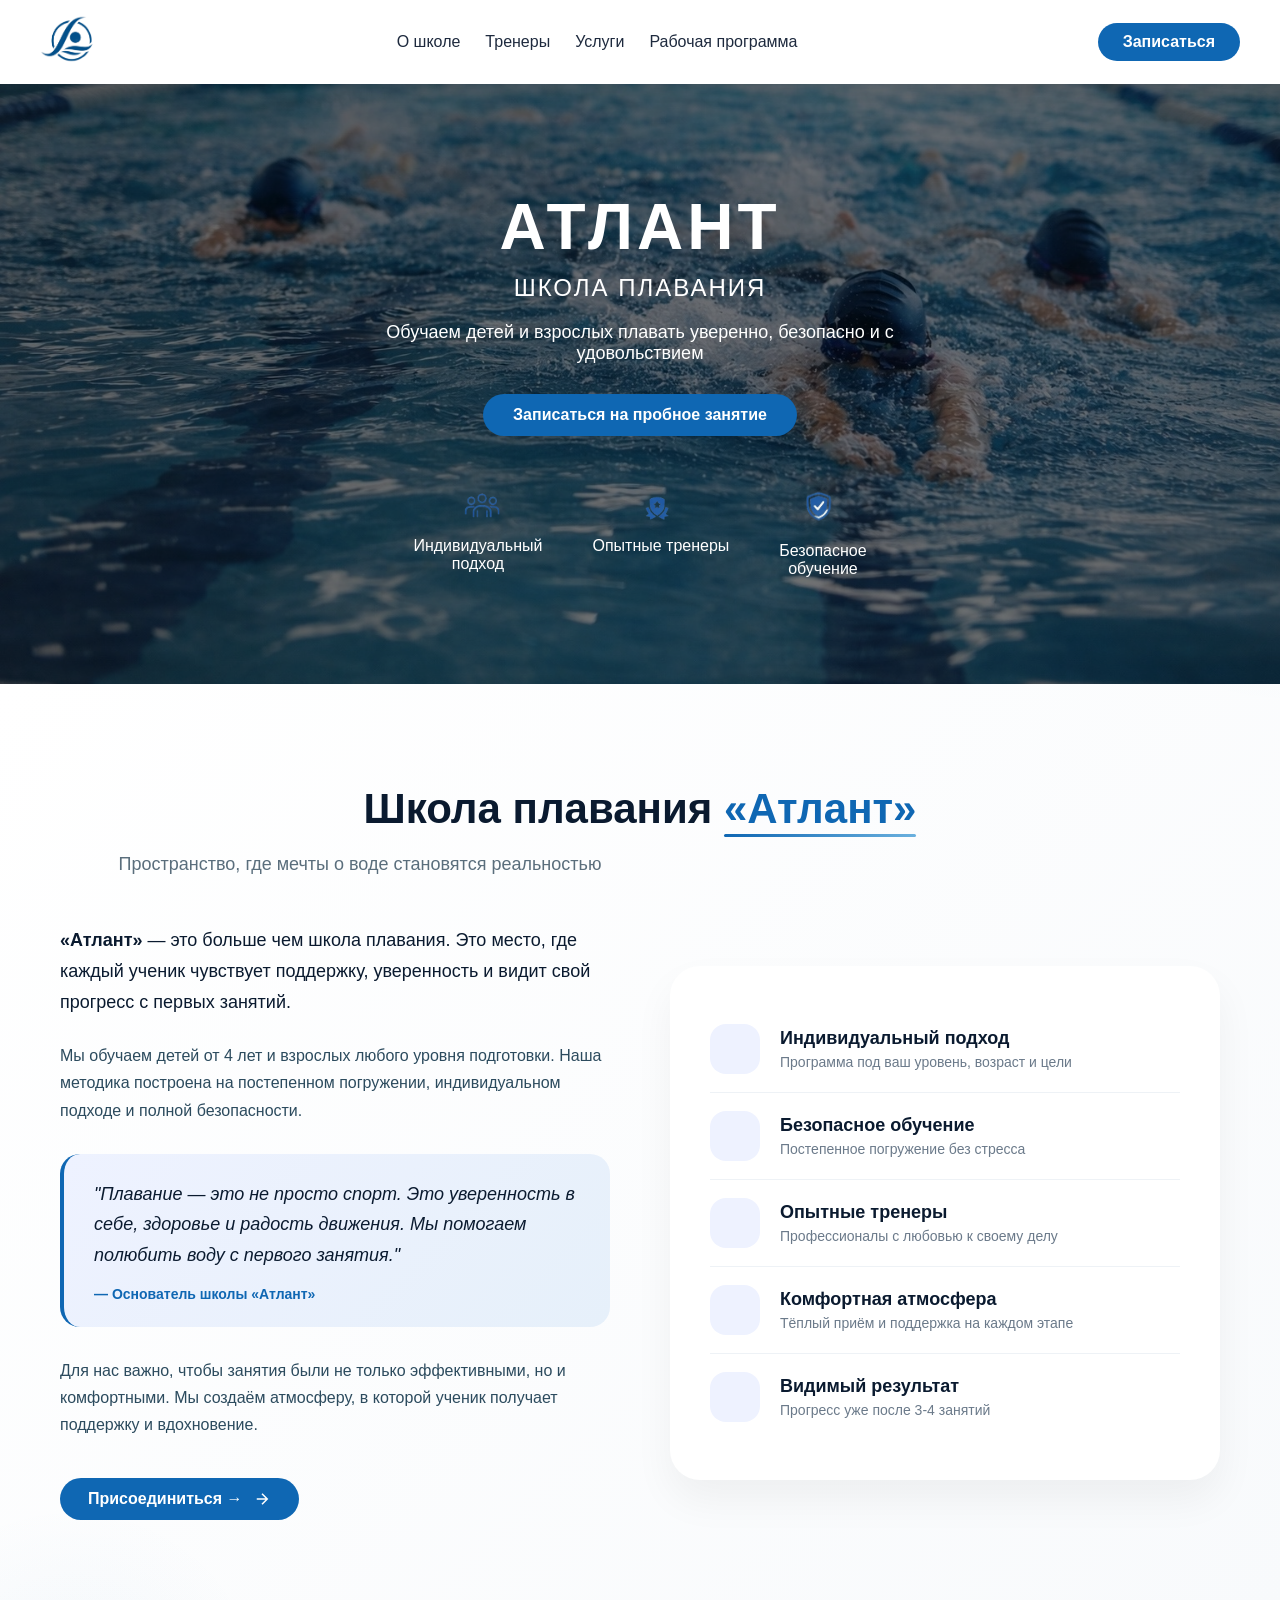
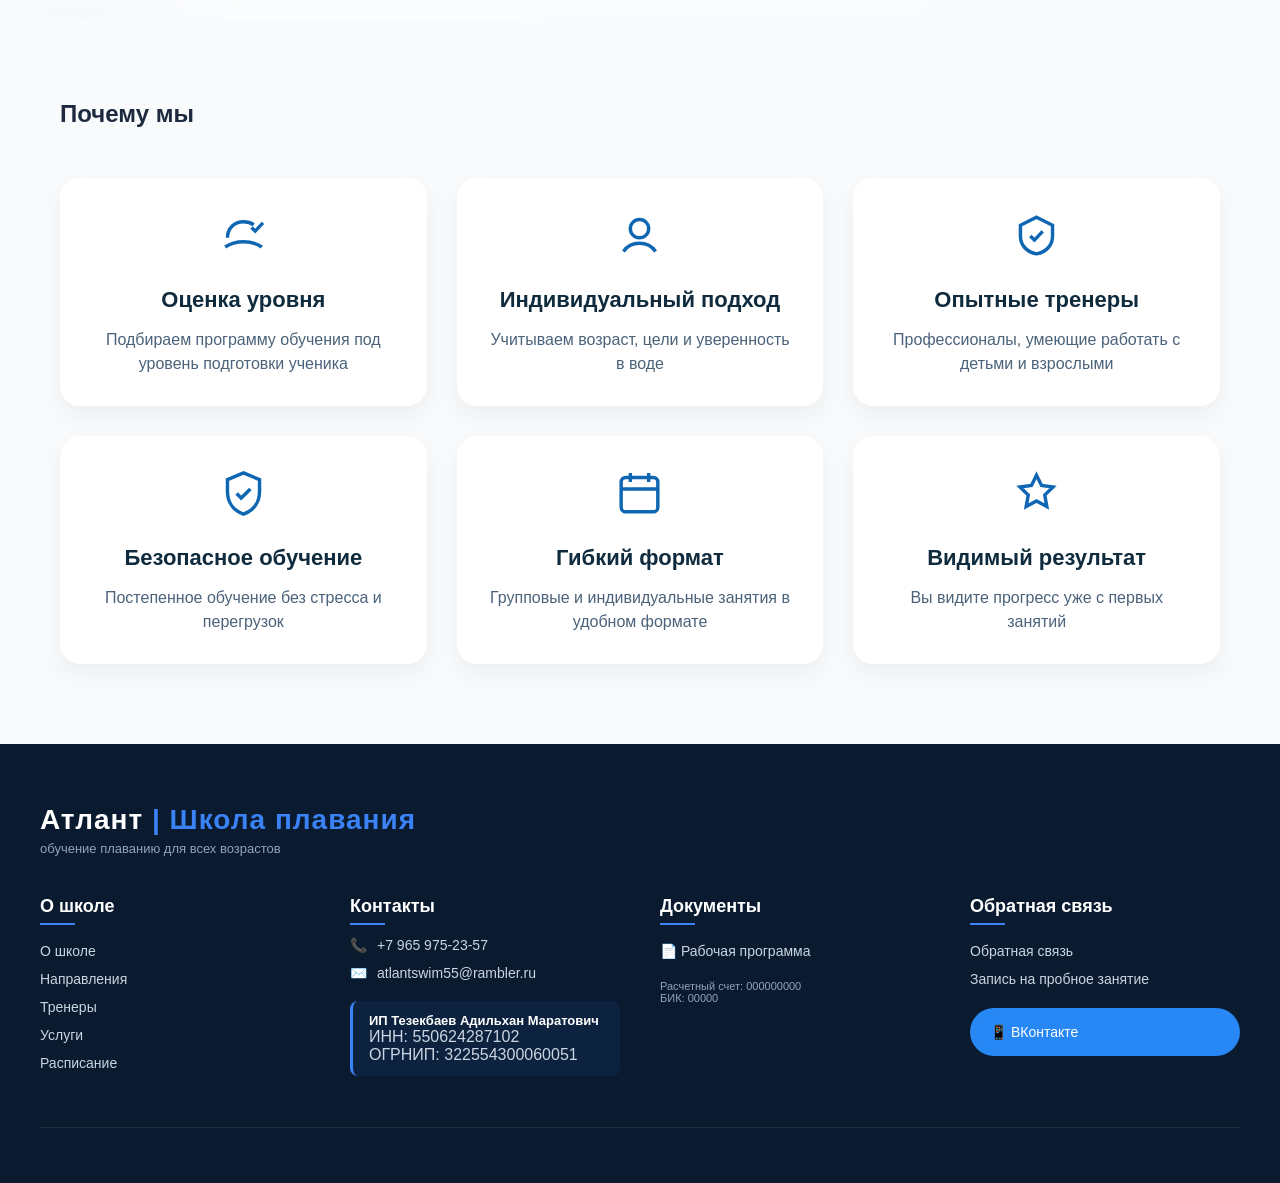
<file: about.html>
<!DOCTYPE html>
<html lang="ru">
<head>
  <meta charset="UTF-8">
  <meta name="viewport" content="width=device-width, initial-scale=1.0">
  <title>Атлант — Школа плавания</title>
  <link rel="icon" href="favicon.png" type="image/png">
  <style>
    * {
      margin: 0;
      padding: 0;
      box-sizing: border-box;
    }

    body {
      font-family: 'Inter', -apple-system, BlinkMacSystemFont, 'Segoe UI', Roboto, sans-serif;
      background: #f0f4f8;
      color: #1e2a3e;
    }

    .container {
      max-width: 1200px;
      margin: 0 auto;
      padding: 0 20px;
    }

    /* ========== БЛОК 1: HEADER ========== */
    .header {
      background: white;
      box-shadow: 0 4px 20px rgba(0,0,0,0.05);
      position: sticky;
      top: 0;
      z-index: 100;
    }

    .header-inner {
      display: flex;
      justify-content: space-between;
      align-items: center;
      padding: 15px 0;
      flex-wrap: wrap;
      gap: 20px;
    }

    .logo img {
      height: 50px;
    }

    .nav {
      display: flex;
      gap: 25px;
      flex-wrap: wrap;
    }

    .nav a {
      text-decoration: none;
      color: #1e2a3e;
      font-weight: 500;
      transition: color 0.2s;
    }

    .nav a:hover {
      color: #0f67b3;
    }

    .header-btn {
      background: #0f67b3;
      color: white;
      padding: 10px 25px;
      border-radius: 30px;
      text-decoration: none;
      font-weight: 600;
      transition: background 0.2s;
    }

    .header-btn:hover {
      background: #0a4d8a;
    }

    /* ========== БЛОК 2: HERO ========== */
    .hero {
      position: relative;
      min-height: 600px;
      display: flex;
      align-items: center;
      justify-content: center;
      color: white;
    }

    .hero-bg {
      position: absolute;
      top: 0;
      left: 0;
      width: 100%;
      height: 100%;
      z-index: 0;
    }

    .hero-bg img {
      width: 100%;
      height: 100%;
      object-fit: cover;
    }

    .overlay {
      position: absolute;
      top: 0;
      left: 0;
      width: 100%;
      height: 100%;
      background: rgba(0,0,0,0.55);
    }

    .hero-content {
      position: relative;
      z-index: 1;
      text-align: center;
      max-width: 800px;
      padding: 20px;
    }

    .hero h1 {
      font-size: 64px;
      letter-spacing: 4px;
      margin-bottom: 10px;
    }

    .subtitle {
      font-size: 24px;
      letter-spacing: 2px;
      margin-bottom: 20px;
    }

    .description {
      font-size: 18px;
      max-width: 600px;
      margin: 0 auto 30px;
    }

    .hero-btn {
      display: inline-block;
      background: #0f67b3;
      color: white;
      padding: 12px 30px;
      border-radius: 40px;
      text-decoration: none;
      font-weight: 600;
      margin-bottom: 50px;
      transition: background 0.2s;
    }

    .hero-btn:hover {
      background: #0a4d8a;
    }

    .features {
      display: flex;
      justify-content: center;
      gap: 50px;
      flex-wrap: wrap;
    }

    .feature {
      text-align: center;
    }

    .feature img {
      width: 60px;
      margin-bottom: 10px;
    }

    /* ========== БЛОК 3: ABOUT (УЛУЧШЕННЫЙ) ========== */
    .about-section {
      padding: 100px 0;
      background: linear-gradient(135deg, #ffffff 0%, #f8fafc 100%);
      position: relative;
      overflow: hidden;
    }

    .about-section::before {
      content: '';
      position: absolute;
      top: -50%;
      right: -20%;
      width: 500px;
      height: 500px;
      background: radial-gradient(circle, rgba(15,103,179,0.03) 0%, transparent 70%);
      border-radius: 50%;
      z-index: 0;
    }

    .about-section::after {
      content: '';
      position: absolute;
      bottom: -30%;
      left: -10%;
      width: 400px;
      height: 400px;
      background: radial-gradient(circle, rgba(15,103,179,0.04) 0%, transparent 70%);
      border-radius: 50%;
      z-index: 0;
    }

    .about-container {
      position: relative;
      z-index: 1;
    }

    .about-badge {
      display: inline-block;
      background: rgba(15, 103, 179, 0.1);
      color: #0f67b3;
      padding: 6px 16px;
      border-radius: 50px;
      font-size: 14px;
      font-weight: 600;
      margin-bottom: 20px;
      letter-spacing: 1px;
    }

    .about-title {
      font-size: 42px;
      color: #0a1a2f;
      margin-bottom: 20px;
      line-height: 1.2;
    }

    .about-title span {
      color: #0f67b3;
      position: relative;
    }

    .about-title span::after {
      content: '';
      position: absolute;
      bottom: -5px;
      left: 0;
      width: 100%;
      height: 3px;
      background: linear-gradient(90deg, #0f67b3, #6ab0de);
      border-radius: 3px;
    }

    .about-subtitle {
      color: #5a6e7c;
      font-size: 18px;
      margin-bottom: 50px;
      max-width: 600px;
    }

    .about-grid {
      display: grid;
      grid-template-columns: 1fr 1fr;
      gap: 60px;
      align-items: center;
    }

    .about-text p {
      color: #2c4b5e;
      line-height: 1.7;
      margin-bottom: 25px;
      font-size: 16px;
    }

    .about-text p:first-child {
      font-size: 18px;
      font-weight: 500;
      color: #0a1a2f;
    }

    .about-quote {
      background: linear-gradient(135deg, #eef2ff, #e6f0fa);
      padding: 25px 30px;
      border-radius: 20px;
      margin: 30px 0;
      border-left: 4px solid #0f67b3;
    }

    .about-quote p {
      margin-bottom: 0;
      font-style: italic;
      color: #1a4868;
    }

    .about-quote-author {
      margin-top: 15px;
      font-size: 14px;
      color: #0f67b3;
      font-weight: 600;
    }

    .about-btn {
      display: inline-flex;
      align-items: center;
      gap: 10px;
      background: #0f67b3;
      color: white;
      padding: 12px 28px;
      border-radius: 40px;
      text-decoration: none;
      font-weight: 600;
      margin-top: 15px;
      transition: all 0.3s;
    }

    .about-btn:hover {
      background: #0a4d8a;
      transform: translateX(5px);
    }

    .about-features {
      background: white;
      border-radius: 30px;
      padding: 40px;
      box-shadow: 0 20px 40px rgba(0,0,0,0.05);
    }

    .feature-item {
      display: flex;
      align-items: center;
      gap: 20px;
      padding: 18px 0;
      border-bottom: 1px solid #eef2f6;
      transition: transform 0.2s;
    }

    .feature-item:hover {
      transform: translateX(8px);
    }

    .feature-item:last-child {
      border-bottom: none;
    }

    .feature-icon {
      width: 50px;
      height: 50px;
      background: #eef2ff;
      border-radius: 16px;
      display: flex;
      align-items: center;
      justify-content: center;
      font-size: 24px;
      flex-shrink: 0;
    }

    .feature-text h4 {
      font-size: 18px;
      color: #0a1a2f;
      margin-bottom: 5px;
    }

    .feature-text p {
      font-size: 14px;
      color: #6b7a8a;
    }

    .about-stats {
      display: flex;
      justify-content: space-between;
      gap: 30px;
      margin-top: 60px;
      text-align: center;
      flex-wrap: wrap;
    }

    .stat-item {
      flex: 1;
      background: white;
      padding: 30px 20px;
      border-radius: 24px;
      box-shadow: 0 10px 20px rgba(0,0,0,0.03);
      transition: all 0.3s;
    }

    .stat-item:hover {
      transform: translateY(-5px);
      box-shadow: 0 15px 30px rgba(0,0,0,0.08);
    }

    .stat-number {
      font-size: 36px;
      font-weight: 800;
      color: #0f67b3;
      display: block;
    }

    .stat-label {
      color: #5a6e7c;
      font-size: 14px;
    }

    /* ========== БЛОК 4: WHY WE ========== */
    .why-section {
      padding: 80px 0;
      background: #f8fafc;
    }

    .why-title {
      margin-bottom: 50px;
    }

    .why-grid {
      display: grid;
      grid-template-columns: repeat(auto-fit, minmax(320px, 1fr));
      gap: 30px;
    }

    .why-card {
      background: white;
      padding: 30px;
      border-radius: 20px;
      text-align: center;
      box-shadow: 0 10px 25px rgba(0,0,0,0.05);
      transition: transform 0.3s, box-shadow 0.3s;
    }

    .why-card:hover {
      transform: translateY(-5px);
      box-shadow: 0 20px 35px rgba(0,0,0,0.1);
    }

    .why-icon {
      margin-bottom: 20px;
    }

    .why-icon svg {
      width: 55px;
      height: 55px;
      stroke: #0f67b3;
      stroke-width: 1.5;
      fill: none;
    }

    .why-card h3 {
      margin-bottom: 15px;
      font-size: 22px;
      color: #0f2b3d;
    }

    .why-card p {
      color: #4a627a;
      line-height: 1.5;
    }

    /* ========== АДАПТИВ ========== */
    @media (max-width: 900px) {
      .about-grid {
        grid-template-columns: 1fr;
        gap: 40px;
      }
      .about-title {
        font-size: 32px;
      }
      .about-stats {
        flex-direction: column;
      }
    }

    @media (max-width: 768px) {
      .hero h1 { font-size: 42px; }
      .subtitle { font-size: 18px; }
      .section-title { font-size: 28px; }
      .nav { gap: 15px; }
      .header-inner { flex-direction: column; }
      .features { gap: 25px; }
      .about-section {
        padding: 60px 0;
      }
      .about-features {
        padding: 25px;
      }
      .feature-item {
        padding: 12px 0;
      }
      .feature-icon {
        width: 40px;
        height: 40px;
        font-size: 18px;
      }
      .why-grid {
        grid-template-columns: 1fr;
      }
    }

    @media (max-width: 480px) {
      .hero h1 { font-size: 32px; }
      .hero-btn { padding: 10px 20px; font-size: 14px; }
      .feature img { width: 45px; }
    }

    /* ========== ПОДВАЛ (FOOTER) ========== */
.footer {
  background: #0a1a2f;           /* Темно-синий фон */
  color: #cbd5e1;                /* Светло-серый цвет текста */
  padding: 60px 40px 30px;       /* Внутренние отступы: верх-60, бока-40, низ-30 */
}

.footer-container {
  max-width: 1200px;             /* Максимальная ширина контента */
  margin: 0 auto;                /* Центрирование по горизонтали */
}

/* Логотип в подвале */
.footer-logo {
  margin-bottom: 40px;           /* Отступ снизу */
}

.footer-logo h2 {
  color: white;                  /* Белый цвет заголовка */
  font-size: 28px;
  letter-spacing: 1px;           /* Межбуквенный интервал */
}

.footer-logo h2 span {
  color: #3b82f6;                /* Голубой цвет для "| Школа плавания" */
}

.footer-logo p {
  font-size: 13px;
  color: #94a3b8;                /* Серый цвет для описания */
  margin-top: 5px;
}

/* Сетка подвала (4 колонки) */
.footer-grid {
  display: grid;
  grid-template-columns: repeat(auto-fit, minmax(200px, 1fr));
  gap: 40px;                     /* Расстояние между колонками */
  margin-bottom: 50px;           /* Отступ снизу перед нижней линией */
}

/* Заголовки колонок */
.footer-col h4 {
  color: white;
  font-size: 18px;
  font-weight: 600;
  margin-bottom: 20px;
  position: relative;            /* Для псевдоэлемента с линией */
  display: inline-block;         /* Чтобы линия была под ширину текста */
}

/* Декоративная линия под заголовком */
.footer-col h4::after {
  content: '';
  position: absolute;
  bottom: -8px;                  /* Отступ линии от текста */
  left: 0;
  width: 35px;                   /* Ширина линии */
  height: 2px;                   /* Толщина линии */
  background: #3b82f6;           /* Голубой цвет */
}

/* Ссылки в колонках */
.footer-col a {
  font-size: 14px;
  line-height: 2;                /* Межстрочный интервал */
  color: #cbd5e1;
  text-decoration: none;
  display: block;                /* Каждая ссылка с новой строки */
  transition: all 0.2s;          /* Плавный переход при наведении */
}

/* Эффект при наведении на ссылку */
.footer-col a:hover {
  color: #3b82f6;                /* Становится голубой */
  transform: translateX(3px);    /* Сдвиг вправо */
}

/* Контактный элемент (телефон, email) */
.contact-item {
  display: flex;
  align-items: center;
  gap: 10px;                     /* Расстояние между иконкой и текстом */
  margin-bottom: 12px;
  font-size: 14px;
}

/* Блок с ИП */
.ip-block {
  background: rgba(59, 130, 246, 0.08);  /* Полупрозрачный голубой фон */
  border-left: 3px solid #3b82f6;        /* Голубая полоска слева */
  padding: 12px 16px;
  margin-top: 20px;
  border-radius: 8px;                    /* Скругление углов */
}

/* Имя ИП */
.ip-name {
  color: white !important;
  font-weight: 600;
  font-size: 13px !important;
}

/* Кнопка ВКонтакте */
.vk-button {
  display: inline-flex;
  align-items: center;
  gap: 10px;
  background: #2787f5;           /* Синий цвет ВК */
  color: white !important;
  padding: 10px 20px;
  border-radius: 40px;            /* Сильно скруглённые углы */
  font-weight: 500;
  font-size: 14px;
  transition: all 0.2s;
  width: auto !important;
  margin-top: 15px;
}

/* Эффект при наведении на кнопку ВК */
.vk-button:hover {
  background: #1a6bc7;            /* Темнее при наведении */
  transform: translateY(-2px);    /* Лёгкий подъём */
}

/* Нижняя линия с копирайтом */
.footer-bottom {
  border-top: 1px solid #1e2a3e;  /* Тонкая линия сверху */
  padding-top: 25px;
  display: flex;
  justify-content: space-between;  /* Контент по краям */
  flex-wrap: wrap;
  gap: 15px;
  font-size: 12px;
  color: #94a3b8;
}

/* Ссылки в нижней линии */
.footer-bottom a {
  color: #94a3b8;
  text-decoration: none;
}

.footer-bottom a:hover {
  color: #3b82f6;
}

/* ========== АДАПТИВ ДЛЯ ПОДВАЛА ========== */
@media (max-width: 768px) {
  .footer {
    padding: 40px 20px 25px;     /* Меньше отступы на телефонах */
  }
  .footer-grid {
    gap: 30px;                   /* Меньше расстояние между колонками */
  }
  .footer-bottom {
    flex-direction: column;      /* Колонкой вместо строки */
    text-align: center;
  }
}
  </style>
</head>
<body>

  <!-- ============================================ -->
  <!-- БЛОК 1: ШАПКА (HEADER) -->
  <!-- ============================================ -->
 <header class="header">
    <div class="container header-inner">
      <div class="logo">
        <img src="images/logo.png" alt="Атлант">
      </div>
      <nav class="nav">
        <a href="about.html">О школе</a>
        
        <a href="coaches.html">Тренеры</a>
        <a href="Price.html">Услуги</a>
        
        <a href="programs-docs.html" class="active">Рабочая программа</a>
        
      </nav>
      <a href="contacts.html" class="header-btn">Записаться</a>
    </div>
  </header>

  <!-- ============================================ -->
  <!-- БЛОК 2: ГЛАВНЫЙ ЭКРАН (HERO) -->
  <!-- ============================================ -->
  <section class="hero">
    <div class="hero-bg">
      <img src="images/pool.jpg" alt="Школа плавания Атлант">
      <div class="overlay"></div>
    </div>
    <div class="hero-content">
      <h1>АТЛАНТ</h1>
      <p class="subtitle">ШКОЛА ПЛАВАНИЯ</p>
      <p class="description">
        Обучаем детей и взрослых плавать уверенно, безопасно и с удовольствием
      </p>
      <a href="#contacts" class="hero-btn">Записаться на пробное занятие</a>
      <div class="features">
        <div class="feature">
          <img src="images/icon-approach.png" alt="Индивидуальный подход">
          <p>Индивидуальный<br>подход</p>
        </div>
        <div class="feature">
          <img src="images/icon-coach.png" alt="Опытные тренеры">
          <p>Опытные тренеры</p>
        </div>
        <div class="feature">
          <img src="images/icon-safe.png" alt="Безопасное обучение">
          <p>Безопасное<br>обучение</p>
        </div>
      </div>
    </div>
  </section>

  <!-- ============================================ -->
  <!-- БЛОК 3: О ШКОЛЕ (ABOUT) — УЛУЧШЕННАЯ ВЕРСИЯ -->
  <!-- ============================================ -->
  <section id="about" class="about-section">
    <div class="container about-container">
      
      <div style="text-align: center;">
        
        <h2 class="about-title">
          Школа плавания <span>«Атлант»</span>
        </h2>
        <p class="about-subtitle">
          Пространство, где мечты о воде становятся реальностью
        </p>
      </div>

      <div class="about-grid">
        
        <div class="about-text">
          <p>
             <strong>«Атлант»</strong> — это больше чем школа плавания. Это место, где каждый ученик чувствует поддержку, уверенность и видит свой прогресс с первых занятий.
          </p>
          <p>
            Мы обучаем детей от 4 лет и взрослых любого уровня подготовки. Наша методика построена на постепенном погружении, индивидуальном подходе и полной безопасности.
          </p>
          
          <div class="about-quote">
            <p>"Плавание — это не просто спорт. Это уверенность в себе, здоровье и радость движения. Мы помогаем полюбить воду с первого занятия."</p>
            <div class="about-quote-author">— Основатель школы «Атлант»</div>
          </div>
          
          <p>
            Для нас важно, чтобы занятия были не только эффективными, но и комфортными. Мы создаём атмосферу, в которой ученик получает поддержку и вдохновение.
          </p>
          
          <a href="#contacts" class="about-btn">
            Присоединиться → 
            <svg width="18" height="18" viewBox="0 0 24 24" fill="none" stroke="currentColor" stroke-width="2">
              <path d="M5 12h14M12 5l7 7-7 7"/>
            </svg>
          </a>
        </div>

        <div class="about-features">
          <div class="feature-item">
            <div class="feature-icon"></div>
            <div class="feature-text">
              <h4>Индивидуальный подход</h4>
              <p>Программа под ваш уровень, возраст и цели</p>
            </div>
          </div>
          
          <div class="feature-item">
            <div class="feature-icon"></div>
            <div class="feature-text">
              <h4>Безопасное обучение</h4>
              <p>Постепенное погружение без стресса</p>
            </div>
          </div>
          
          <div class="feature-item">
            <div class="feature-icon"></div>
            <div class="feature-text">
              <h4>Опытные тренеры</h4>
              <p>Профессионалы с любовью к своему делу</p>
            </div>
          </div>
          
          <div class="feature-item">
            <div class="feature-icon"></div>
            <div class="feature-text">
              <h4>Комфортная атмосфера</h4>
              <p>Тёплый приём и поддержка на каждом этапе</p>
            </div>
          </div>
          
          <div class="feature-item">
            <div class="feature-icon"></div>
            <div class="feature-text">
              <h4>Видимый результат</h4>
              <p>Прогресс уже после 3-4 занятий</p>
            </div>
          </div>
        </div>
      </div>

     

    </div>
  </section>

  <!-- ============================================ -->
  <!-- БЛОК 4: ПОЧЕМУ МЫ (WHY WE) -->
  <!-- ============================================ -->
  <section class="why-section">
    <div class="container">
      <h2 class="section-title why-title">Почему мы</h2>
      <div class="why-grid">
        <div class="why-card">
          <div class="why-icon">
            <svg viewBox="0 0 24 24">
              <path d="M5 13c0-4.2 3-7 7-7 1.7 0 3.2.4 4.5 1.3" />
              <path d="M4 17c2.2-1.5 5-2.3 8-2.3s5.8.8 8 2.3" />
              <path d="M15.5 8.5l1.6 1.6 3.4-3.6" />
            </svg>
          </div>
          <h3>Оценка уровня</h3>
          <p>Подбираем программу обучения под уровень подготовки ученика</p>
        </div>
        <div class="why-card">
          <div class="why-icon">
            <svg viewBox="0 0 24 24">
              <path d="M12 13c2.2 0 4-1.8 4-4s-1.8-4-4-4-4 1.8-4 4 1.8 4 4 4z" />
              <path d="M5 19c1.6-2.4 4-3.6 7-3.6s5.4 1.2 7 3.6" />
            </svg>
          </div>
          <h3>Индивидуальный подход</h3>
          <p>Учитываем возраст, цели и уверенность в воде</p>
        </div>
        <div class="why-card">
          <div class="why-icon">
            <svg viewBox="0 0 24 24">
              <path d="M12 4l7 3.5v4.8c0 3.7-2.5 6.9-7 7.7-4.5-.8-7-4-7-7.7V7.5L12 4z" />
              <path d="M9.3 12.2l1.8 1.8 3.6-3.8" />
            </svg>
          </div>
          <h3>Опытные тренеры</h3>
          <p>Профессионалы, умеющие работать с детьми и взрослыми</p>
        </div>
        <div class="why-card">
          <div class="why-icon">
            <svg viewBox="0 0 24 24">
              <path d="M12 3l7 3v5c0 5-2.8 8.5-7 10-4.2-1.5-7-5-7-10V6l7-3z" />
              <path d="M9 12l2 2 4-4" />
            </svg>
          </div>
          <h3>Безопасное обучение</h3>
          <p>Постепенное обучение без стресса и перегрузок</p>
        </div>
        <div class="why-card">
          <div class="why-icon">
            <svg viewBox="0 0 24 24">
              <rect x="4" y="5" width="16" height="15" rx="2" />
              <path d="M8 3v4M16 3v4M4 10h16" />
            </svg>
          </div>
          <h3>Гибкий формат</h3>
          <p>Групповые и индивидуальные занятия в удобном формате</p>
        </div>
        <div class="why-card">
          <div class="why-icon">
            <svg viewBox="0 0 24 24">
              <path d="M12 4l2.2 4.5 5 .7-3.6 3.5.9 5-4.5-2.4-4.5 2.4.9-5L4.8 9.2l5-.7L12 4z" />
            </svg>
          </div>
          <h3>Видимый результат</h3>
          <p>Вы видите прогресс уже с первых занятий</p>
        </div>
      </div>
    </div>
  </section>
  <footer class="footer">
    <div class="footer-container">
      <div class="footer-logo">
        <h2>Атлант <span>| Школа плавания</span></h2>
        <p>обучение плаванию для всех возрастов</p>
      </div>

      <div class="footer-grid">
        
        <div class="footer-col">
          <h4>О школе</h4>
          <a href="about.html">О школе</a>
          <a href="programs.html">Направления</a>
          <a href="coaches.html">Тренеры</a>
          <a href="prices.html">Услуги</a>
          <a href="schedule.html">Расписание</a>
        </div>

        <div class="footer-col">
          <h4>Контакты</h4>
          <div class="contact-item">
            <span>📞</span>
            <span>+7 965 975-23-57</span>
          </div>
          <div class="contact-item">
            <span>✉️</span>
            <span>atlantswim55@rambler.ru</span>
          </div>
          
          <div class="ip-block">
            <p class="ip-name">ИП Тезекбаев Адильхан Маратович</p>
            <p>ИНН: 550624287102</p>
            <p>ОГРНИП: 322554300060051</p>
          </div>
        </div>

        <div class="footer-col">
          <h4>Документы</h4>
          <a href="programs-docs.html">📄 Рабочая программа</a>
          <div class="bank-details" style="margin-top: 15px; font-size: 11px; color: #94a3b8;">
            <p>Расчетный счет: 000000000</p>
            <p>БИК: 00000</p>
          </div>
        </div>

        <div class="footer-col">
          <h4>Обратная связь</h4>
          <a href="contacts.html">Обратная связь</a>
          <a href="contacts.html">Запись на пробное занятие</a>
          <a href="https://vk.com/club215933352" target="_blank" class="vk-button">
            📱 ВКонтакте
          </a>
        </div>
      </div>

      <div class="footer-bottom">
</body>
</html>
</file>
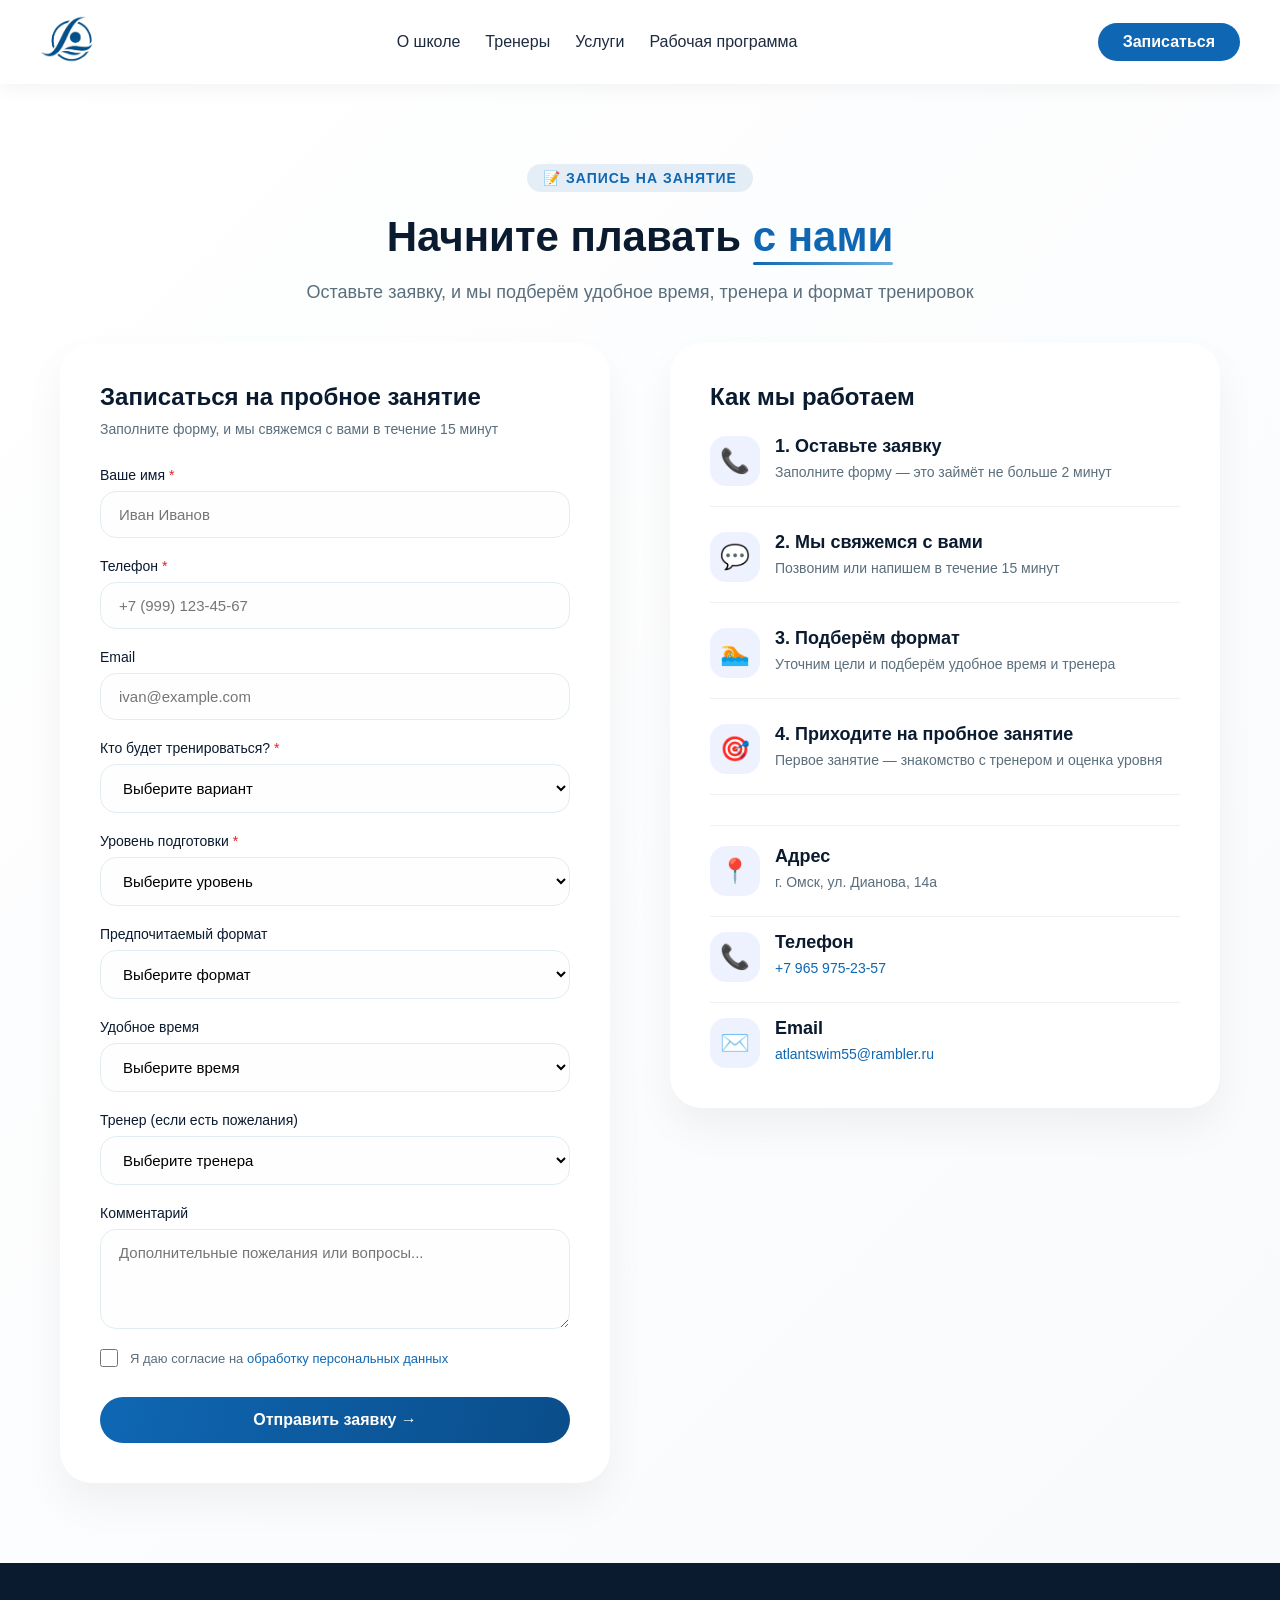
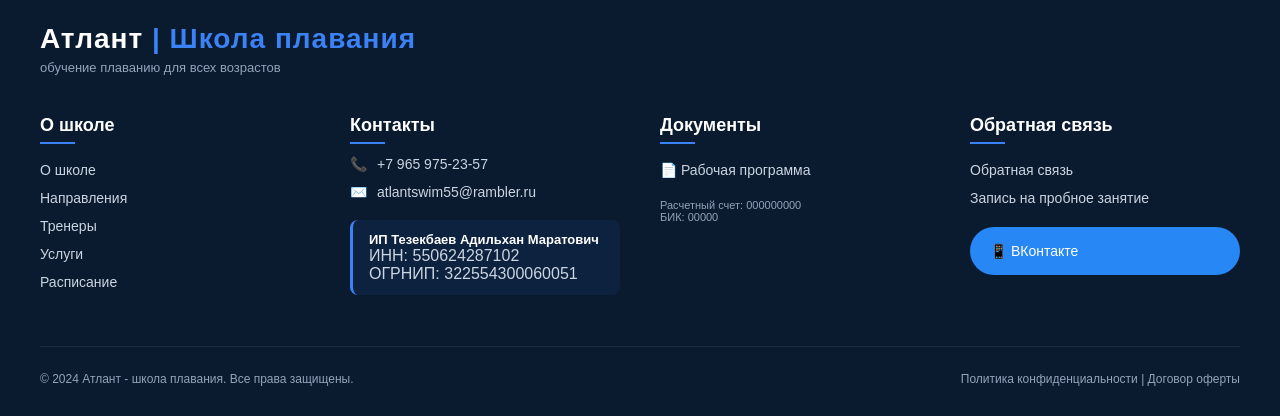
<file: contacts.html>
<!DOCTYPE html>
<html lang="ru">
<head>
  <meta charset="UTF-8">
  <meta name="viewport" content="width=device-width, initial-scale=1.0">
  <title>Атлант — Записаться на занятие</title>
  <link rel="icon" href="favicon.png" type="image/png">
  <style>
    * {
      margin: 0;
      padding: 0;
      box-sizing: border-box;
    }

    body {
      font-family: 'Inter', -apple-system, BlinkMacSystemFont, 'Segoe UI', Roboto, sans-serif;
      background: #f0f4f8;
      color: #1e2a3e;
      display: flex;
      flex-direction: column;
      min-height: 100vh;
    }

    .container {
      max-width: 1200px;
      margin: 0 auto;
      padding: 0 20px;
    }

    /* ========== ШАПКА (как вы указали) ========== */
    .header {
      background: white;
      box-shadow: 0 4px 20px rgba(0,0,0,0.05);
      position: sticky;
      top: 0;
      z-index: 100;
    }

    .header-inner {
      display: flex;
      justify-content: space-between;
      align-items: center;
      padding: 15px 0;
      flex-wrap: wrap;
      gap: 20px;
    }

    .logo img {
      height: 50px;
    }

    .nav {
      display: flex;
      gap: 25px;
      flex-wrap: wrap;
    }

    .nav a {
      text-decoration: none;
      color: #1e2a3e;
      font-weight: 500;
      transition: color 0.2s;
    }

    .nav a:hover {
      color: #0f67b3;
    }

    .nav a.active {
      color: #0f67b3;
      border-bottom: 2px solid #0f67b3;
      padding-bottom: 5px;
    }

    .header-btn {
      background: #0f67b3;
      color: white;
      padding: 10px 25px;
      border-radius: 30px;
      text-decoration: none;
      font-weight: 600;
      transition: background 0.2s;
    }

    .header-btn:hover {
      background: #0a4d8a;
    }

    /* ========== СТРАНИЦА ЗАПИСАТЬСЯ ========== */
    .contact-section {
      padding: 80px 0;
      background: linear-gradient(135deg, #ffffff 0%, #f8fafc 100%);
      flex: 1;
    }

    .section-badge {
      display: inline-block;
      background: rgba(15, 103, 179, 0.1);
      color: #0f67b3;
      padding: 6px 16px;
      border-radius: 50px;
      font-size: 14px;
      font-weight: 600;
      margin-bottom: 20px;
      letter-spacing: 1px;
    }

    .section-title {
      font-size: 42px;
      color: #0a1a2f;
      margin-bottom: 20px;
      line-height: 1.2;
    }

    .section-title span {
      color: #0f67b3;
      position: relative;
    }

    .section-title span::after {
      content: '';
      position: absolute;
      bottom: -5px;
      left: 0;
      width: 100%;
      height: 3px;
      background: linear-gradient(90deg, #0f67b3, #6ab0de);
      border-radius: 3px;
    }

    .section-subtitle {
      color: #5a6e7c;
      font-size: 18px;
      margin-bottom: 40px;
      max-width: 700px;
    }

    /* Основная сетка: форма + информация */
    .contact-grid {
      display: grid;
      grid-template-columns: 1fr 1fr;
      gap: 60px;
      align-items: start;
    }

    /* ===== ФОРМА ===== */
    .form-card {
      background: white;
      border-radius: 32px;
      padding: 40px;
      box-shadow: 0 20px 40px rgba(0,0,0,0.05);
    }

    .form-title {
      font-size: 24px;
      color: #0a1a2f;
      margin-bottom: 10px;
    }

    .form-subtitle {
      color: #5a6e7c;
      font-size: 14px;
      margin-bottom: 30px;
    }

    .contact-form {
      display: flex;
      flex-direction: column;
      gap: 20px;
    }

    .form-group {
      display: flex;
      flex-direction: column;
      gap: 8px;
    }

    .form-group label {
      font-weight: 500;
      color: #0a1a2f;
      font-size: 14px;
    }

    .form-group label span {
      color: #dc2626;
    }

    .form-group input,
    .form-group select,
    .form-group textarea {
      width: 100%;
      padding: 14px 18px;
      font-size: 15px;
      font-family: inherit;
      border: 1.5px solid #e2edf2;
      border-radius: 16px;
      transition: all 0.2s;
      outline: none;
      background: #fefefe;
    }

    .form-group input:focus,
    .form-group select:focus,
    .form-group textarea:focus {
      border-color: #0f67b3;
      box-shadow: 0 0 0 3px rgba(15, 103, 179, 0.1);
    }

    .form-group textarea {
      min-height: 100px;
      resize: vertical;
    }

    /* Чекбокс */
    .checkbox-group {
      flex-direction: row;
      align-items: center;
      gap: 12px;
    }

    .checkbox-group input {
      width: 18px;
      height: 18px;
      accent-color: #0f67b3;
    }

    .checkbox-group label {
      font-weight: 400;
      font-size: 13px;
      color: #5a6e7c;
    }

    .checkbox-group a {
      color: #0f67b3;
      text-decoration: none;
    }

    /* Кнопка отправки */
    .submit-btn {
      background: linear-gradient(105deg, #0f67b3, #0a4d8a);
      color: white;
      border: none;
      padding: 14px 28px;
      font-size: 16px;
      font-weight: 600;
      border-radius: 40px;
      cursor: pointer;
      transition: all 0.3s;
      margin-top: 10px;
    }

    .submit-btn:hover {
      transform: translateY(-2px);
      box-shadow: 0 8px 20px rgba(15, 103, 179, 0.3);
    }

    /* ===== ИНФОРМАЦИОННАЯ ПАНЕЛЬ ===== */
    .info-panel {
      background: white;
      border-radius: 32px;
      padding: 40px;
      box-shadow: 0 20px 40px rgba(0,0,0,0.05);
    }

    .info-title {
      font-size: 24px;
      color: #0a1a2f;
      margin-bottom: 25px;
    }

    .info-item {
      display: flex;
      gap: 15px;
      margin-bottom: 25px;
      padding-bottom: 20px;
      border-bottom: 1px solid #eef2f6;
    }

    .info-item:last-child {
      border-bottom: none;
      margin-bottom: 0;
      padding-bottom: 0;
    }

    .info-icon {
      width: 50px;
      height: 50px;
      background: #eef2ff;
      border-radius: 16px;
      display: flex;
      align-items: center;
      justify-content: center;
      font-size: 24px;
      flex-shrink: 0;
    }

    .info-text h4 {
      font-size: 18px;
      color: #0a1a2f;
      margin-bottom: 5px;
    }

    .info-text p {
      color: #5a6e7c;
      font-size: 14px;
      line-height: 1.5;
    }

    .info-text a {
      color: #0f67b3;
      text-decoration: none;
    }

    /* Карта */
    .map-container {
      margin-top: 30px;
      border-radius: 20px;
      overflow: hidden;
    }

    .map-container iframe {
      width: 100%;
      height: 200px;
      border: none;
    }

    /* Сообщение об успешной отправке */
    .success-message {
      background: #dcfce7;
      color: #15803d;
      padding: 15px 20px;
      border-radius: 16px;
      margin-bottom: 20px;
      display: none;
    }

    .success-message.show {
      display: block;
    }

    /* ========== ПОДВАЛ ========== */
    .footer {
      background: #0a1a2f;
      color: #cbd5e1;
      padding: 60px 40px 30px;
    }

    .footer-container {
      max-width: 1200px;
      margin: 0 auto;
    }

    .footer-logo {
      margin-bottom: 40px;
    }

    .footer-logo h2 {
      color: white;
      font-size: 28px;
      letter-spacing: 1px;
    }

    .footer-logo h2 span {
      color: #3b82f6;
    }

    .footer-logo p {
      font-size: 13px;
      color: #94a3b8;
      margin-top: 5px;
    }

    .footer-grid {
      display: grid;
      grid-template-columns: repeat(auto-fit, minmax(200px, 1fr));
      gap: 40px;
      margin-bottom: 50px;
    }

    .footer-col h4 {
      color: white;
      font-size: 18px;
      font-weight: 600;
      margin-bottom: 20px;
      position: relative;
      display: inline-block;
    }

    .footer-col h4::after {
      content: '';
      position: absolute;
      bottom: -8px;
      left: 0;
      width: 35px;
      height: 2px;
      background: #3b82f6;
    }

    .footer-col a {
      font-size: 14px;
      line-height: 2;
      color: #cbd5e1;
      text-decoration: none;
      display: block;
      transition: all 0.2s;
    }

    .footer-col a:hover {
      color: #3b82f6;
      transform: translateX(3px);
    }

    .contact-item {
      display: flex;
      align-items: center;
      gap: 10px;
      margin-bottom: 12px;
      font-size: 14px;
    }

    .ip-block {
      background: rgba(59, 130, 246, 0.08);
      border-left: 3px solid #3b82f6;
      padding: 12px 16px;
      margin-top: 20px;
      border-radius: 8px;
    }

    .ip-name {
      color: white !important;
      font-weight: 600;
      font-size: 13px !important;
    }

    .vk-button {
      display: inline-flex;
      align-items: center;
      gap: 10px;
      background: #2787f5;
      color: white !important;
      padding: 10px 20px;
      border-radius: 40px;
      font-weight: 500;
      font-size: 14px;
      transition: all 0.2s;
      width: auto !important;
      margin-top: 15px;
    }

    .vk-button:hover {
      background: #1a6bc7;
      transform: translateY(-2px);
    }

    .footer-bottom {
      border-top: 1px solid #1e2a3e;
      padding-top: 25px;
      display: flex;
      justify-content: space-between;
      flex-wrap: wrap;
      gap: 15px;
      font-size: 12px;
      color: #94a3b8;
    }

    .footer-bottom a {
      color: #94a3b8;
      text-decoration: none;
    }

    .footer-bottom a:hover {
      color: #3b82f6;
    }

    /* Адаптив */
    @media (max-width: 900px) {
      .contact-grid {
        grid-template-columns: 1fr;
        gap: 40px;
      }
      .section-title {
        font-size: 32px;
      }
    }

    @media (max-width: 768px) {
      .contact-section {
        padding: 60px 0;
      }
      .form-card, .info-panel {
        padding: 25px;
      }
      .footer {
        padding: 40px 20px 25px;
      }
      .footer-grid {
        gap: 30px;
      }
      .footer-bottom {
        flex-direction: column;
        text-align: center;
      }
      .header-inner {
        flex-direction: column;
      }
      .nav {
        justify-content: center;
      }
    }
  </style>
</head>
<body>

  <!-- ========== ШАПКА (как вы указали) ========== -->
  <header class="header">
    <div class="container header-inner">
      <div class="logo">
        <img src="images/logo.png" alt="Атлант">
      </div>
      <nav class="nav">
        <a href="about.html">О школе</a>
        <a href="coaches.html">Тренеры</a>
        <a href="Price.html">Услуги</a>
        <a href="programs-docs.html">Рабочая программа</a>
        
      </nav>
      <a href="contacts.html" class="header-btn">Записаться</a>
    </div>
  </header>

  <!-- ========== ОСНОВНАЯ ЧАСТЬ: ЗАПИСАТЬСЯ ========== -->
  <main class="contact-section">
    <div class="container">
      
      <div style="text-align: center;">
        <span class="section-badge">📝 ЗАПИСЬ НА ЗАНЯТИЕ</span>
        <h2 class="section-title">
          Начните плавать <span>с нами</span>
        </h2>
        <p class="section-subtitle" style="margin-left: auto; margin-right: auto;">
          Оставьте заявку, и мы подберём удобное время, тренера и формат тренировок
        </p>
      </div>

      <div class="contact-grid">
        
        <!-- ЛЕВАЯ КОЛОНКА: ФОРМА -->
        <div class="form-card">
          <h3 class="form-title">Записаться на пробное занятие</h3>
          <p class="form-subtitle">Заполните форму, и мы свяжемся с вами в течение 15 минут</p>

          <div id="successMessage" class="success-message">
            ✅ Спасибо! Ваша заявка отправлена. Мы свяжемся с вами в ближайшее время.
          </div>

          <form id="contactForm" class="contact-form" action="https://formspree.io/f/xqewakvp" method="POST">
            
            <div class="form-group">
              <label>Ваше имя <span>*</span></label>
              <input type="text" name="name" placeholder="Иван Иванов" required>
            </div>

            <div class="form-group">
              <label>Телефон <span>*</span></label>
              <input type="tel" name="phone" placeholder="+7 (999) 123-45-67" required>
            </div>

            <div class="form-group">
              <label>Email</label>
              <input type="email" name="email" placeholder="ivan@example.com">
            </div>

            <div class="form-group">
              <label>Кто будет тренироваться? <span>*</span></label>
              <select name="who" required>
                <option value="" disabled selected>Выберите вариант</option>
                <option value="Ребёнок (4-7 лет)">Ребёнок (4-7 лет)</option>
                <option value="Ребёнок (8-12 лет)">Ребёнок (8-12 лет)</option>
                <option value="Подросток (13-17 лет)">Подросток (13-17 лет)</option>
                <option value="Взрослый (18+)">Взрослый (18+)</option>
              </select>
            </div>

            <div class="form-group">
              <label>Уровень подготовки <span>*</span></label>
              <select name="level" required>
                <option value="" disabled selected>Выберите уровень</option>
                <option value="С нуля">С нуля (боюсь воды)</option>
                <option value="Начальный">Начальный (держусь на воде)</option>
                <option value="Продвинутый">Продвинутый (умею плавать)</option>
                <option value="Спортивный">Спортивный (есть разряд)</option>
              </select>
            </div>

            <div class="form-group">
              <label>Предпочитаемый формат</label>
              <select name="format">
                <option value="" disabled selected>Выберите формат</option>
                <option value="Индивидуальные">Индивидуальные тренировки</option>
                <option value="Сплит">Сплит (в паре)</option>
                <option value="Групповые">Групповые тренировки</option>
                <option value="ОФП">ОФП на суше</option>
              </select>
            </div>

            <div class="form-group">
              <label>Удобное время</label>
              <select name="time">
                <option value="" disabled selected>Выберите время</option>
                <option value="Утро (8:00-12:00)">Утро (8:00-12:00)</option>
                <option value="День (12:00-16:00)">День (12:00-16:00)</option>
                <option value="Вечер (16:00-20:00)">Вечер (16:00-20:00)</option>
              </select>
            </div>

            <div class="form-group">
              <label>Тренер (если есть пожелания)</label>
              <select name="coach">
                <option value="" disabled selected>Выберите тренера</option>
                <option value="Любой">Любой</option>
                <option value="Адиль">Адиль</option>
                <option value="Михаил">Михаил</option>
                <option value="Анна">Анна</option>
              </select>
            </div>

            <div class="form-group">
              <label>Комментарий</label>
              <textarea name="message" placeholder="Дополнительные пожелания или вопросы..."></textarea>
            </div>

            <div class="form-group checkbox-group">
              <input type="checkbox" name="agreement" required>
              <label>Я даю согласие на <a href="#">обработку персональных данных</a></label>
            </div>

            <button type="submit" class="submit-btn">Отправить заявку →</button>
          </form>
        </div>

        <!-- ПРАВАЯ КОЛОНКА: ИНФОРМАЦИЯ -->
        <div class="info-panel">
          <h3 class="info-title">Как мы работаем</h3>

          <div class="info-item">
            <div class="info-icon">📞</div>
            <div class="info-text">
              <h4>1. Оставьте заявку</h4>
              <p>Заполните форму — это займёт не больше 2 минут</p>
            </div>
          </div>

          <div class="info-item">
            <div class="info-icon">💬</div>
            <div class="info-text">
              <h4>2. Мы свяжемся с вами</h4>
              <p>Позвоним или напишем в течение 15 минут</p>
            </div>
          </div>

          <div class="info-item">
            <div class="info-icon">🏊</div>
            <div class="info-text">
              <h4>3. Подберём формат</h4>
              <p>Уточним цели и подберём удобное время и тренера</p>
            </div>
          </div>

          <div class="info-item">
            <div class="info-icon">🎯</div>
            <div class="info-text">
              <h4>4. Приходите на пробное занятие</h4>
              <p>Первое занятие — знакомство с тренером и оценка уровня</p>
            </div>
          </div>

          <!-- Контакты -->
          <div style="margin-top: 30px; padding-top: 20px; border-top: 1px solid #eef2f6;">
            <div class="info-item" style="margin-bottom: 15px;">
              <div class="info-icon">📍</div>
              <div class="info-text">
                <h4>Адрес</h4>
                <p>г. Омск, ул. Дианова, 14а</p>
              </div>
            </div>
            <div class="info-item" style="margin-bottom: 15px;">
              <div class="info-icon">📞</div>
              <div class="info-text">
                <h4>Телефон</h4>
                <p><a href="tel:+79659752357">+7 965 975-23-57</a></p>
              </div>
            </div>
            <div class="info-item">
              <div class="info-icon">✉️</div>
              <div class="info-text">
                <h4>Email</h4>
                <p><a href="mailto:atlantswim55@rambler.ru">atlantswim55@rambler.ru</a></p>
              </div>
            </div>
          </div>

          

      </div>
    </div>
  </main>

  <!-- ========== ПОДВАЛ ========== -->
  <footer class="footer">
    <div class="footer-container">
      <div class="footer-logo">
        <h2>Атлант <span>| Школа плавания</span></h2>
        <p>обучение плаванию для всех возрастов</p>
      </div>

      <div class="footer-grid">
        <div class="footer-col">
          <h4>О школе</h4>
          <a href="about.html">О школе</a>
          <a href="programs.html">Направления</a>
          <a href="coaches.html">Тренеры</a>
          <a href="Price.html">Услуги</a>
          <a href="schedule.html">Расписание</a>
        </div>

        <div class="footer-col">
          <h4>Контакты</h4>
          <div class="contact-item"><span>📞</span><span>+7 965 975-23-57</span></div>
          <div class="contact-item"><span>✉️</span><span>atlantswim55@rambler.ru</span></div>
          <div class="ip-block">
            <p class="ip-name">ИП Тезекбаев Адильхан Маратович</p>
            <p>ИНН: 550624287102</p>
            <p>ОГРНИП: 322554300060051</p>
          </div>
        </div>

        <div class="footer-col">
          <h4>Документы</h4>
          <a href="programs-docs.html">📄 Рабочая программа</a>
          <div class="bank-details" style="margin-top: 15px; font-size: 11px; color: #94a3b8;">
            <p>Расчетный счет: 000000000</p>
            <p>БИК: 00000</p>
          </div>
        </div>

        <div class="footer-col">
          <h4>Обратная связь</h4>
          <a href="contacts.html">Обратная связь</a>
          <a href="contacts.html">Запись на пробное занятие</a>
          <a href="https://vk.com/club215933352" target="_blank" class="vk-button">📱 ВКонтакте</a>
        </div>
      </div>

      <div class="footer-bottom">
        <div>© 2024 Атлант - школа плавания. Все права защищены.</div>
        <div><a href="#">Политика конфиденциальности</a> | <a href="#">Договор оферты</a></div>
      </div>
    </div>
  </footer>

  <script>
    // Отправка формы через Formspree
    const form = document.getElementById('contactForm');
    const successMessage = document.getElementById('successMessage');

    form.addEventListener('submit', async function(e) {
      e.preventDefault();
      
      const formData = new FormData(form);
      
      try {
        const response = await fetch(form.action, {
          method: 'POST',
          body: formData,
          headers: {
            'Accept': 'application/json'
          }
        });
        
        if (response.ok) {
          successMessage.classList.add('show');
          form.reset();
          
          // Скрыть сообщение через 5 секунд
          setTimeout(() => {
            successMessage.classList.remove('show');
          }, 5000);
        } else {
          alert('Произошла ошибка. Пожалуйста, попробуйте ещё раз или позвоните нам.');
        }
      } catch (error) {
        alert('Ошибка отправки. Пожалуйста, позвоните нам.');
      }
    });
  </script>
</body>
</html>
</file>
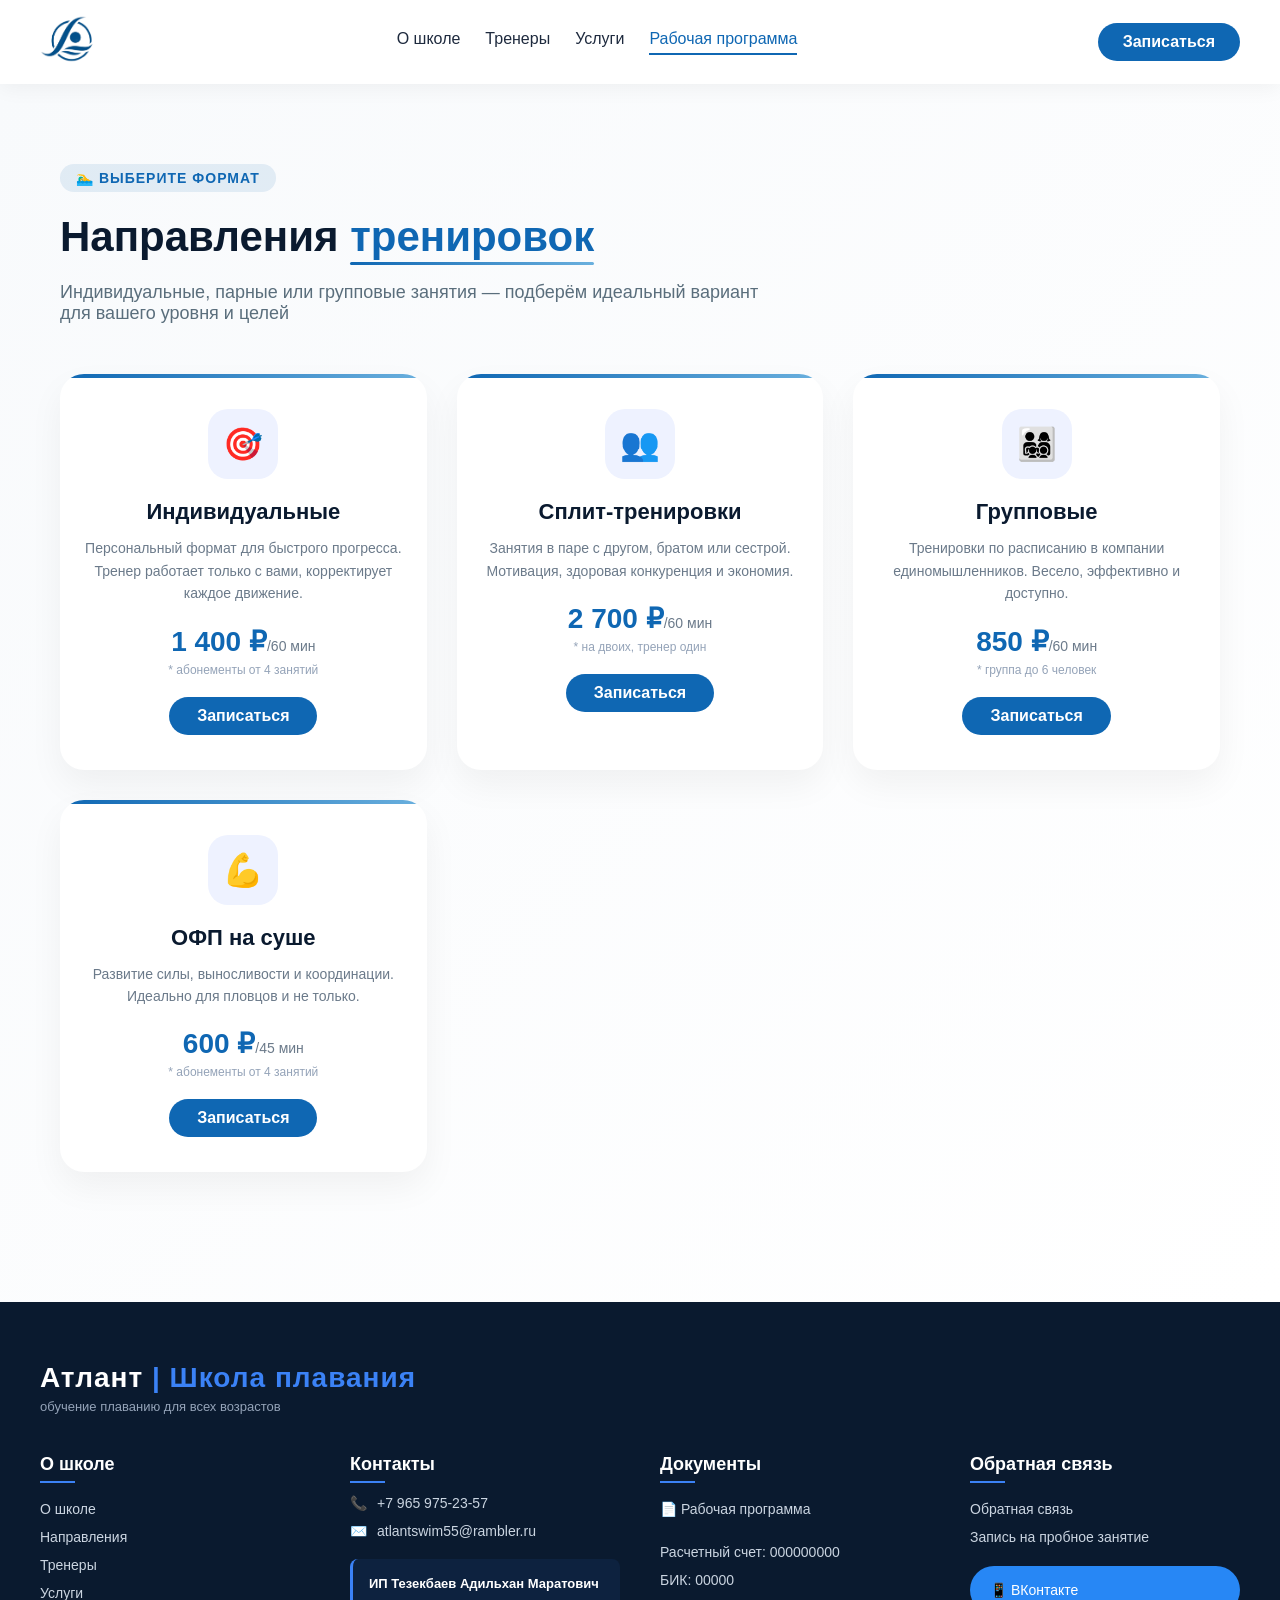
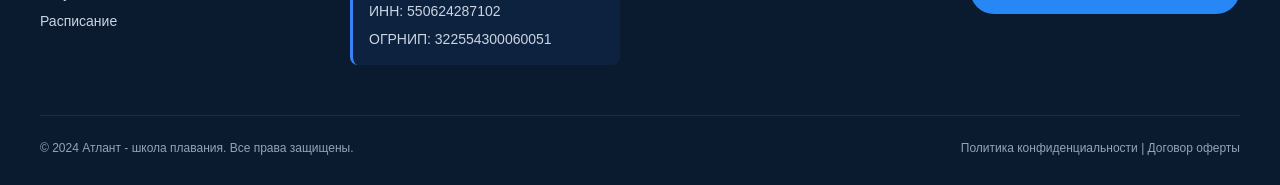
<file: Price.html>
<!DOCTYPE html>
<html lang="ru">
<head>
  <meta charset="UTF-8">
  <meta name="viewport" content="width=device-width, initial-scale=1.0">
  <title>Атлант — Направления тренировок</title>
  <link rel="icon" href="favicon.png" type="image/png">
  <style>
    * {
      margin: 0;
      padding: 0;
      box-sizing: border-box;
    }

    body {
      font-family: 'Inter', -apple-system, BlinkMacSystemFont, 'Segoe UI', Roboto, sans-serif;
      background: #f0f4f8;
      color: #1e2a3e;
      display: flex;
      flex-direction: column;
      min-height: 100vh;
    }

    .container {
      max-width: 1200px;
      margin: 0 auto;
      padding: 0 20px;
    }

    /* ========== ШАПКА (HEADER) ========== */
    .header {
      background: white;
      box-shadow: 0 4px 20px rgba(0,0,0,0.05);
      position: sticky;
      top: 0;
      z-index: 100;
    }

    .header-inner {
      display: flex;
      justify-content: space-between;
      align-items: center;
      padding: 15px 0;
      flex-wrap: wrap;
      gap: 20px;
    }

    .logo img {
      height: 50px;
    }

    .nav {
      display: flex;
      gap: 25px;
      flex-wrap: wrap;
    }

    .nav a {
      text-decoration: none;
      color: #1e2a3e;
      font-weight: 500;
      transition: color 0.2s;
    }

    .nav a:hover {
      color: #0f67b3;
    }

    .nav a.active {
      color: #0f67b3;
      border-bottom: 2px solid #0f67b3;
      padding-bottom: 5px;
    }

    .header-btn {
      background: #0f67b3;
      color: white;
      padding: 10px 25px;
      border-radius: 30px;
      text-decoration: none;
      font-weight: 600;
      transition: background 0.2s;
    }

    .header-btn:hover {
      background: #0a4d8a;
    }

    /* ========== ОСНОВНОЙ БЛОК: НАПРАВЛЕНИЯ ========== */
    .programs-section {
      padding: 80px 0;
      background: linear-gradient(135deg, #f8fafc 0%, #ffffff 100%);
      flex: 1;
    }

    .programs-badge {
      display: inline-block;
      background: rgba(15, 103, 179, 0.1);
      color: #0f67b3;
      padding: 6px 16px;
      border-radius: 50px;
      font-size: 14px;
      font-weight: 600;
      margin-bottom: 20px;
      letter-spacing: 1px;
    }

    .programs-title {
      font-size: 42px;
      color: #0a1a2f;
      margin-bottom: 20px;
      line-height: 1.2;
    }

    .programs-title span {
      color: #0f67b3;
      position: relative;
    }

    .programs-title span::after {
      content: '';
      position: absolute;
      bottom: -5px;
      left: 0;
      width: 100%;
      height: 3px;
      background: linear-gradient(90deg, #0f67b3, #6ab0de);
      border-radius: 3px;
    }

    .programs-subtitle {
      color: #5a6e7c;
      font-size: 18px;
      margin-bottom: 50px;
      max-width: 700px;
    }

    .cards-grid {
      display: grid;
      grid-template-columns: repeat(auto-fit, minmax(280px, 1fr));
      gap: 30px;
      margin-bottom: 50px;
    }

    .card {
      background: white;
      border-radius: 24px;
      padding: 35px 25px;
      text-align: center;
      box-shadow: 0 15px 35px rgba(0,0,0,0.05);
      transition: all 0.3s;
      position: relative;
      overflow: hidden;
    }

    .card:hover {
      transform: translateY(-8px);
      box-shadow: 0 25px 45px rgba(0,0,0,0.12);
    }

    .card::before {
      content: '';
      position: absolute;
      top: 0;
      left: 0;
      width: 100%;
      height: 4px;
      background: linear-gradient(90deg, #0f67b3, #6ab0de);
    }

    .card-icon {
      width: 70px;
      height: 70px;
      background: #eef2ff;
      border-radius: 20px;
      display: flex;
      align-items: center;
      justify-content: center;
      margin: 0 auto 20px;
      font-size: 32px;
      transition: all 0.3s;
    }

    .card:hover .card-icon {
      background: #0f67b3;
      color: white;
      transform: scale(1.05);
    }

    .card h3 {
      font-size: 22px;
      color: #0a1a2f;
      margin-bottom: 12px;
    }

    .card-description {
      color: #6b7a8a;
      line-height: 1.6;
      margin-bottom: 20px;
      font-size: 14px;
    }

    .card-price {
      font-size: 28px;
      font-weight: 800;
      color: #0f67b3;
      margin-bottom: 5px;
    }

    .card-price small {
      font-size: 14px;
      font-weight: 400;
      color: #6b7a8a;
    }

    .card-duration {
      font-size: 12px;
      color: #94a3b8;
      margin-bottom: 20px;
    }

    .card-btn {
      display: inline-block;
      background: #0f67b3;
      color: white;
      padding: 10px 28px;
      border-radius: 40px;
      text-decoration: none;
      font-weight: 600;
      transition: all 0.3s;
    }

    .card-btn:hover {
      background: #0a4d8a;
      transform: scale(1.05);
    }

    .all-btn-wrapper {
      text-align: center;
      margin-top: 20px;
    }

    .all-btn {
      display: inline-flex;
      align-items: center;
      gap: 10px;
      background: transparent;
      border: 2px solid #0f67b3;
      color: #0f67b3;
      padding: 12px 32px;
      border-radius: 40px;
      text-decoration: none;
      font-weight: 600;
      transition: all 0.3s;
    }

    .all-btn:hover {
      background: #0f67b3;
      color: white;
      gap: 15px;
    }

    /* ========== ПОДВАЛ (FOOTER) ========== */
    .footer {
      background: #0a1a2f;
      color: #cbd5e1;
      padding: 60px 40px 30px;
    }

    .footer-container {
      max-width: 1200px;
      margin: 0 auto;
    }

    .footer-logo {
      margin-bottom: 40px;
    }

    .footer-logo h2 {
      color: white;
      font-size: 28px;
      letter-spacing: 1px;
    }

    .footer-logo h2 span {
      color: #3b82f6;
    }

    .footer-logo p {
      font-size: 13px;
      color: #94a3b8;
      margin-top: 5px;
    }

    .footer-grid {
      display: grid;
      grid-template-columns: repeat(auto-fit, minmax(200px, 1fr));
      gap: 40px;
      margin-bottom: 50px;
    }

    .footer-col h4 {
      color: white;
      font-size: 18px;
      font-weight: 600;
      margin-bottom: 20px;
      position: relative;
      display: inline-block;
    }

    .footer-col h4::after {
      content: '';
      position: absolute;
      bottom: -8px;
      left: 0;
      width: 35px;
      height: 2px;
      background: #3b82f6;
    }

    .footer-col a, .footer-col p {
      font-size: 14px;
      line-height: 2;
      color: #cbd5e1;
      text-decoration: none;
      display: block;
      transition: all 0.2s;
    }

    .footer-col a:hover {
      color: #3b82f6;
      transform: translateX(3px);
    }

    .contact-item {
      display: flex;
      align-items: center;
      gap: 10px;
      margin-bottom: 12px;
      font-size: 14px;
    }

    .ip-block {
      background: rgba(59, 130, 246, 0.08);
      border-left: 3px solid #3b82f6;
      padding: 12px 16px;
      margin-top: 20px;
      border-radius: 8px;
    }

    .ip-name {
      color: white !important;
      font-weight: 600;
      font-size: 13px !important;
    }

    .vk-button {
      display: inline-flex;
      align-items: center;
      gap: 10px;
      background: #2787f5;
      color: white !important;
      padding: 10px 20px;
      border-radius: 40px;
      font-weight: 500;
      font-size: 14px;
      transition: all 0.2s;
      width: auto !important;
      margin-top: 15px;
    }

    .vk-button:hover {
      background: #1a6bc7;
      transform: translateY(-2px);
    }

    .footer-bottom {
      border-top: 1px solid #1e2a3e;
      padding-top: 25px;
      display: flex;
      justify-content: space-between;
      flex-wrap: wrap;
      gap: 15px;
      font-size: 12px;
      color: #94a3b8;
    }

    .footer-bottom a {
      color: #94a3b8;
      text-decoration: none;
    }

    .footer-bottom a:hover {
      color: #3b82f6;
    }

    /* Адаптив */
    @media (max-width: 768px) {
      .programs-section {
        padding: 60px 0;
      }
      .programs-title {
        font-size: 32px;
      }
      .cards-grid {
        gap: 20px;
      }
      .card {
        padding: 25px 20px;
      }
      .footer {
        padding: 40px 20px 25px;
      }
      .footer-grid {
        gap: 30px;
      }
      .footer-bottom {
        flex-direction: column;
        text-align: center;
      }
      .header-inner {
        flex-direction: column;
      }
      .nav {
        justify-content: center;
      }
    }

    @media (max-width: 480px) {
      .nav {
        gap: 12px;
      }
      .nav a {
        font-size: 13px;
      }
      .header-btn {
        padding: 8px 20px;
        font-size: 14px;
      }
    }
  </style>
</head>
<body>

  <!-- ========== ШАПКА ========== -->
  <header class="header">
    <div class="container header-inner">
      <div class="logo">
        <img src="images/logo.png" alt="Атлант">
      </div>
      <nav class="nav">
        <a href="about.html">О школе</a>
        
        <a href="coaches.html">Тренеры</a>
        <a href="Price.html">Услуги</a>
        
        <a href="programs-docs.html" class="active">Рабочая программа</a>
        
      </nav>
      <a href="contacts.html" class="header-btn">Записаться</a>
    </div>
  </header>

  <!-- ========== ОСНОВНОЙ БЛОК: НАПРАВЛЕНИЯ ========== -->
  <main class="programs-section">
    <div class="container">
      
      <div style="margin-bottom: 40px;">
        <span class="programs-badge">🏊‍♂️ ВЫБЕРИТЕ ФОРМАТ</span>
        <h2 class="programs-title">
          Направления <span>тренировок</span>
        </h2>
        <p class="programs-subtitle">
          Индивидуальные, парные или групповые занятия — подберём идеальный вариант 
          для вашего уровня и целей
        </p>
      </div>

      <div class="cards-grid">
        
        <!-- 1. Индивидуальные тренировки -->
        <div class="card">
          <div class="card-icon">🎯</div>
          <h3>Индивидуальные</h3>
          <p class="card-description">
            Персональный формат для быстрого прогресса. Тренер работает только с вами, корректирует каждое движение.
          </p>
          <div class="card-price">1 400 ₽<small>/60 мин</small></div>
          <div class="card-duration">* абонементы от 4 занятий</div>
          <a href="contacts.html" class="card-btn">Записаться</a>
        </div>

        <!-- 2. Сплит тренировки -->
        <div class="card">
          <div class="card-icon">👥</div>
          <h3>Сплит-тренировки</h3>
          <p class="card-description">
            Занятия в паре с другом, братом или сестрой. Мотивация, здоровая конкуренция и экономия.
          </p>
          <div class="card-price">2 700 ₽<small>/60 мин</small></div>
          <div class="card-duration">* на двоих, тренер один</div>
          <a href="contacts.html" class="card-btn">Записаться</a>
        </div>

        <!-- 3. Групповые тренировки -->
        <div class="card">
          <div class="card-icon">👨‍👩‍👧‍👦</div>
          <h3>Групповые</h3>
          <p class="card-description">
            Тренировки по расписанию в компании единомышленников. Весело, эффективно и доступно.
          </p>
          <div class="card-price">850 ₽<small>/60 мин</small></div>
          <div class="card-duration">* группа до 6 человек</div>
          <a href="contacts.html" class="card-btn">Записаться</a>
        </div>

        <!-- 4. ОФП -->
        <div class="card">
          <div class="card-icon">💪</div>
          <h3>ОФП на суше</h3>
          <p class="card-description">
            Развитие силы, выносливости и координации. Идеально для пловцов и не только.
          </p>
          <div class="card-price">600 ₽<small>/45 мин</small></div>
          <div class="card-duration">* абонементы от 4 занятий</div>
          <a href="contacts.html" class="card-btn">Записаться</a>
        </div>

      </div>

      <div class="all-btn-wrapper">
        
      </div>

    </div>
  </main>

  <!-- ========== ПОДВАЛ ========== -->
  <footer class="footer">
    <div class="footer-container">
      <div class="footer-logo">
        <h2>Атлант <span>| Школа плавания</span></h2>
        <p>обучение плаванию для всех возрастов</p>
      </div>

      <div class="footer-grid">
        
        <div class="footer-col">
          <h4>О школе</h4>
          <a href="about.html">О школе</a>
          <a href="programs.html">Направления</a>
          <a href="coaches.html">Тренеры</a>
          <a href="prices.html">Услуги</a>
          <a href="schedule.html">Расписание</a>
        </div>

        <div class="footer-col">
          <h4>Контакты</h4>
          <div class="contact-item">
            <span>📞</span>
            <span>+7 965 975-23-57</span>
          </div>
          <div class="contact-item">
            <span>✉️</span>
            <span>atlantswim55@rambler.ru</span>
          </div>
          
          <div class="ip-block">
            <p class="ip-name">ИП Тезекбаев Адильхан Маратович</p>
            <p>ИНН: 550624287102</p>
            <p>ОГРНИП: 322554300060051</p>
          </div>
        </div>

        <div class="footer-col">
          <h4>Документы</h4>
          <a href="programs-docs.html">📄 Рабочая программа</a>
          <div class="bank-details" style="margin-top: 15px; font-size: 11px; color: #94a3b8;">
            <p>Расчетный счет: 000000000</p>
            <p>БИК: 00000</p>
          </div>
        </div>

        <div class="footer-col">
          <h4>Обратная связь</h4>
          <a href="contacts.html">Обратная связь</a>
          <a href="contacts.html">Запись на пробное занятие</a>
          <a href="https://vk.com/club215933352" target="_blank" class="vk-button">
            📱 ВКонтакте
          </a>
        </div>
      </div>

      <div class="footer-bottom">
        <div>© 2024 Атлант - школа плавания. Все права защищены.</div>
        <div>
          <a href="#">Политика конфиденциальности</a> | 
          <a href="#">Договор оферты</a>
        </div>
      </div>
    </div>
  </footer>

</body>
</html>
</file>
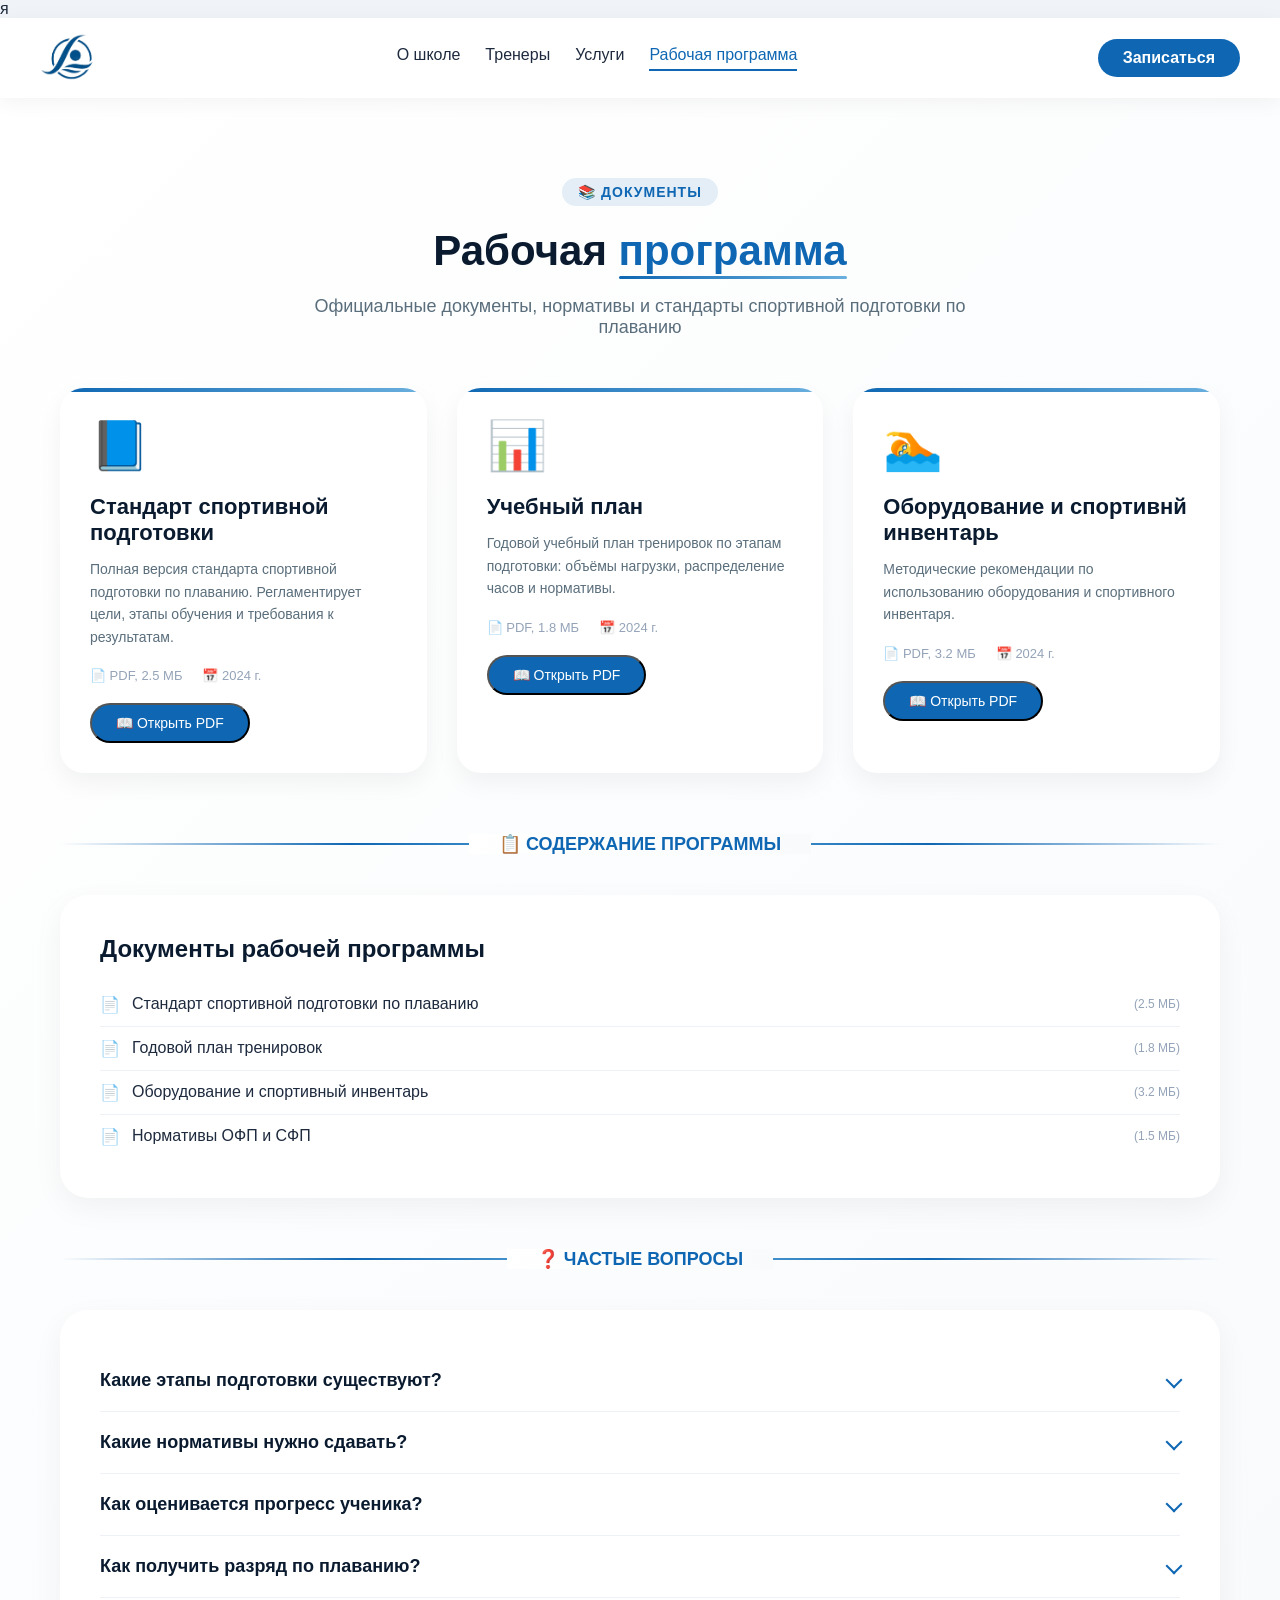
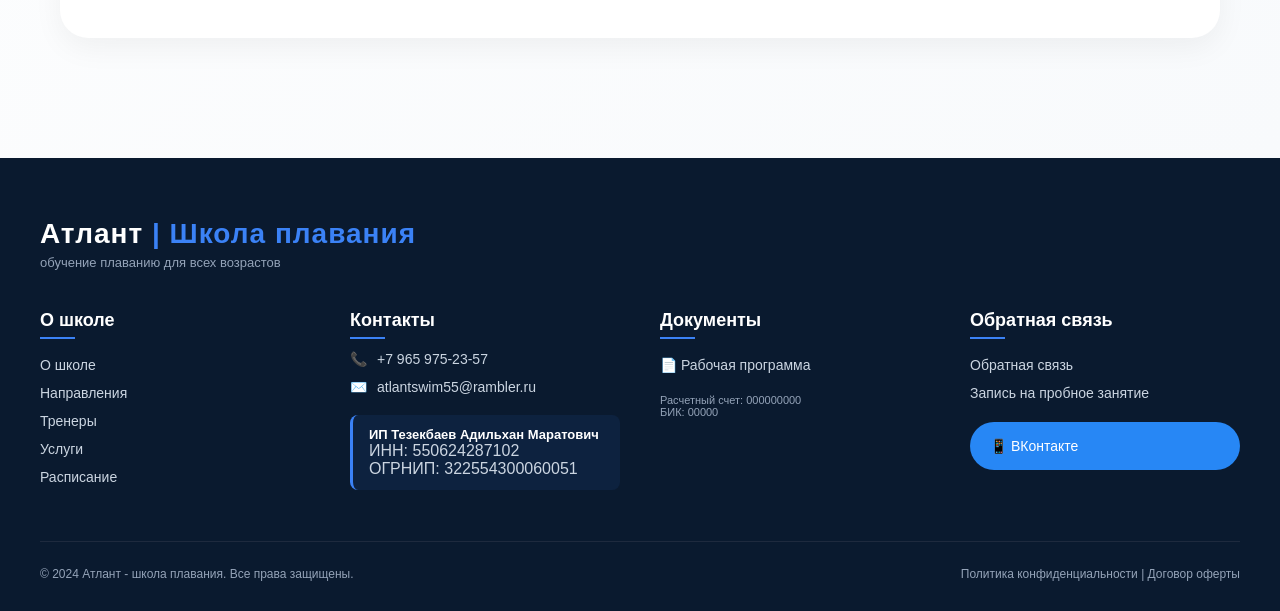
<file: programs-docs.html>
я<!DOCTYPE html>
<html lang="ru">
<head>
  <meta charset="UTF-8">
  <meta name="viewport" content="width=device-width, initial-scale=1.0">
  <title>Атлант — Рабочая программа</title>
  <link rel="icon" href="favicon.png" type="image/png">
  <style>
    * {
      margin: 0;
      padding: 0;
      box-sizing: border-box;
    }

    body {
      font-family: 'Inter', -apple-system, BlinkMacSystemFont, 'Segoe UI', Roboto, sans-serif;
      background: #f0f4f8;
      color: #1e2a3e;
      display: flex;
      flex-direction: column;
      min-height: 100vh;
    }

    .container {
      max-width: 1200px;
      margin: 0 auto;
      padding: 0 20px;
    }

    /* ========== ШАПКА ========== */
    .header {
      background: white;
      box-shadow: 0 4px 20px rgba(0,0,0,0.05);
      position: sticky;
      top: 0;
      z-index: 100;
    }

    .header-inner {
      display: flex;
      justify-content: space-between;
      align-items: center;
      padding: 15px 0;
      flex-wrap: wrap;
      gap: 20px;
    }

    .logo img {
      height: 50px;
    }

    .nav {
      display: flex;
      gap: 25px;
      flex-wrap: wrap;
    }

    .nav a {
      text-decoration: none;
      color: #1e2a3e;
      font-weight: 500;
      transition: color 0.2s;
    }

    .nav a:hover {
      color: #0f67b3;
    }

    .nav a.active {
      color: #0f67b3;
      border-bottom: 2px solid #0f67b3;
      padding-bottom: 5px;
    }

    .header-btn {
      background: #0f67b3;
      color: white;
      padding: 10px 25px;
      border-radius: 30px;
      text-decoration: none;
      font-weight: 600;
      transition: background 0.2s;
    }

    .header-btn:hover {
      background: #0a4d8a;
    }

    /* ========== РАБОЧАЯ ПРОГРАММА ========== */
    .docs-section {
      padding: 80px 0;
      background: linear-gradient(135deg, #ffffff 0%, #f8fafc 100%);
      flex: 1;
    }

    .section-badge {
      display: inline-block;
      background: rgba(15, 103, 179, 0.1);
      color: #0f67b3;
      padding: 6px 16px;
      border-radius: 50px;
      font-size: 14px;
      font-weight: 600;
      margin-bottom: 20px;
      letter-spacing: 1px;
    }

    .section-title {
      font-size: 42px;
      color: #0a1a2f;
      margin-bottom: 20px;
      line-height: 1.2;
    }

    .section-title span {
      color: #0f67b3;
      position: relative;
    }

    .section-title span::after {
      content: '';
      position: absolute;
      bottom: -5px;
      left: 0;
      width: 100%;
      height: 3px;
      background: linear-gradient(90deg, #0f67b3, #6ab0de);
      border-radius: 3px;
    }

    .section-subtitle {
      color: #5a6e7c;
      font-size: 18px;
      margin-bottom: 50px;
      max-width: 700px;
    }

    /* Документы сетка */
    .docs-grid {
      display: grid;
      grid-template-columns: repeat(auto-fit, minmax(350px, 1fr));
      gap: 30px;
      margin-bottom: 60px;
    }

    /* Карточка документа */
    .doc-card {
      background: white;
      border-radius: 24px;
      padding: 30px;
      box-shadow: 0 10px 25px rgba(0,0,0,0.05);
      transition: all 0.3s;
      position: relative;
      overflow: hidden;
    }

    .doc-card:hover {
      transform: translateY(-5px);
      box-shadow: 0 20px 35px rgba(0,0,0,0.1);
    }

    .doc-card::before {
      content: '';
      position: absolute;
      top: 0;
      left: 0;
      width: 100%;
      height: 4px;
      background: linear-gradient(90deg, #0f67b3, #6ab0de);
    }

    .doc-icon {
      font-size: 48px;
      margin-bottom: 20px;
    }

    .doc-card h3 {
      font-size: 22px;
      color: #0a1a2f;
      margin-bottom: 12px;
    }

    .doc-card p {
      color: #5a6e7c;
      line-height: 1.6;
      margin-bottom: 20px;
      font-size: 14px;
    }

    .doc-meta {
      display: flex;
      gap: 20px;
      margin-bottom: 20px;
      font-size: 13px;
      color: #94a3b8;
    }

    .doc-btn {
      display: inline-flex;
      align-items: center;
      gap: 10px;
      background: #0f67b3;
      color: white;
      padding: 10px 24px;
      border-radius: 30px;
      text-decoration: none;
      font-weight: 500;
      font-size: 14px;
      transition: all 0.3s;
      cursor: pointer;
    }

    .doc-btn:hover {
      background: #0a4d8a;
      transform: scale(1.02);
    }

    .doc-btn.secondary {
      background: transparent;
      border: 2px solid #0f67b3;
      color: #0f67b3;
    }

    .doc-btn.secondary:hover {
      background: #0f67b3;
      color: white;
    }

    /* Разделитель */
    .docs-divider {
      text-align: center;
      margin: 50px 0 40px;
      position: relative;
    }

    .docs-divider span {
      background: linear-gradient(135deg, #ffffff, #f8fafc);
      padding: 0 30px;
      font-size: 18px;
      color: #0f67b3;
      font-weight: 600;
      position: relative;
      z-index: 1;
    }

    .docs-divider::before {
      content: '';
      position: absolute;
      top: 50%;
      left: 0;
      right: 0;
      height: 2px;
      background: linear-gradient(90deg, transparent, #0f67b3, #6ab0de, #0f67b3, transparent);
      transform: translateY(-50%);
    }

    /* Содержание программы */
    .program-content {
      background: white;
      border-radius: 28px;
      padding: 40px;
      box-shadow: 0 10px 30px rgba(0,0,0,0.05);
      margin-bottom: 40px;
    }

    .program-content h3 {
      font-size: 24px;
      color: #0a1a2f;
      margin-bottom: 20px;
    }

    .program-list {
      list-style: none;
    }

    .program-list li {
      padding: 12px 0;
      border-bottom: 1px solid #eef2f6;
      display: flex;
      align-items: center;
      gap: 12px;
    }

    .program-list li:last-child {
      border-bottom: none;
    }

    .program-list li::before {
      content: "📄";
      color: #0f67b3;
    }

    .program-list a {
      text-decoration: none;
      color: #1e2a3e;
      flex: 1;
      transition: color 0.2s;
    }

    .program-list a:hover {
      color: #0f67b3;
    }

    .file-size {
      font-size: 12px;
      color: #94a3b8;
    }

    /* Аккордеон (раскрывающиеся блоки) */
    .accordion-item {
      border-bottom: 1px solid #eef2f6;
    }

    .accordion-header {
      width: 100%;
      background: none;
      border: none;
      padding: 20px 0;
      text-align: left;
      font-size: 18px;
      font-weight: 600;
      color: #0a1a2f;
      cursor: pointer;
      display: flex;
      justify-content: space-between;
      align-items: center;
      transition: color 0.2s;
    }

    .accordion-header:hover {
      color: #0f67b3;
    }

    .accordion-arrow {
      width: 12px;
      height: 12px;
      border-right: 2px solid #0f67b3;
      border-bottom: 2px solid #0f67b3;
      transform: rotate(45deg);
      transition: transform 0.3s;
    }

    .accordion-header.active .accordion-arrow {
      transform: rotate(225deg);
    }

    .accordion-content {
      max-height: 0;
      overflow: hidden;
      transition: max-height 0.3s ease;
      padding-left: 20px;
    }

    .accordion-content.active {
      max-height: 500px;
      padding-bottom: 20px;
    }

    .accordion-content p {
      color: #5a6e7c;
      line-height: 1.6;
      margin-bottom: 10px;
    }

    .download-link {
      display: inline-flex;
      align-items: center;
      gap: 8px;
      color: #0f67b3;
      text-decoration: none;
      margin-top: 10px;
      font-weight: 500;
    }

    /* Модальное окно PDF */
    .pdf-modal {
      display: none;
      position: fixed;
      top: 0;
      left: 0;
      width: 100%;
      height: 100%;
      background: rgba(0,0,0,0.85);
      backdrop-filter: blur(8px);
      justify-content: center;
      align-items: center;
      z-index: 1000;
    }

    .pdf-modal-content {
      background: white;
      width: 90%;
      max-width: 1000px;
      height: 85%;
      border-radius: 28px;
      overflow: hidden;
      display: flex;
      flex-direction: column;
      animation: fadeIn 0.3s ease;
    }

    .pdf-modal-header {
      display: flex;
      justify-content: space-between;
      align-items: center;
      padding: 16px 24px;
      background: #0a1a2f;
      color: white;
    }

    .pdf-modal-header span {
      font-weight: 600;
    }

    .pdf-close {
      background: none;
      border: none;
      font-size: 28px;
      cursor: pointer;
      color: white;
      transition: 0.2s;
    }

    .pdf-close:hover {
      color: #0f67b3;
      transform: rotate(90deg);
    }

    .pdf-iframe {
      width: 100%;
      flex: 1;
      border: none;
    }

    @keyframes fadeIn {
      from { opacity: 0; transform: scale(0.96); }
      to { opacity: 1; transform: scale(1); }
    }

    /* ========== ПОДВАЛ ========== */
    .footer {
      background: #0a1a2f;
      color: #cbd5e1;
      padding: 60px 40px 30px;
    }

    .footer-container {
      max-width: 1200px;
      margin: 0 auto;
    }

    .footer-logo {
      margin-bottom: 40px;
    }

    .footer-logo h2 {
      color: white;
      font-size: 28px;
      letter-spacing: 1px;
    }

    .footer-logo h2 span {
      color: #3b82f6;
    }

    .footer-logo p {
      font-size: 13px;
      color: #94a3b8;
      margin-top: 5px;
    }

    .footer-grid {
      display: grid;
      grid-template-columns: repeat(auto-fit, minmax(200px, 1fr));
      gap: 40px;
      margin-bottom: 50px;
    }

    .footer-col h4 {
      color: white;
      font-size: 18px;
      font-weight: 600;
      margin-bottom: 20px;
      position: relative;
      display: inline-block;
    }

    .footer-col h4::after {
      content: '';
      position: absolute;
      bottom: -8px;
      left: 0;
      width: 35px;
      height: 2px;
      background: #3b82f6;
    }

    .footer-col a {
      font-size: 14px;
      line-height: 2;
      color: #cbd5e1;
      text-decoration: none;
      display: block;
      transition: all 0.2s;
    }

    .footer-col a:hover {
      color: #3b82f6;
      transform: translateX(3px);
    }

    .contact-item {
      display: flex;
      align-items: center;
      gap: 10px;
      margin-bottom: 12px;
      font-size: 14px;
    }

    .ip-block {
      background: rgba(59, 130, 246, 0.08);
      border-left: 3px solid #3b82f6;
      padding: 12px 16px;
      margin-top: 20px;
      border-radius: 8px;
    }

    .ip-name {
      color: white !important;
      font-weight: 600;
      font-size: 13px !important;
    }

    .vk-button {
      display: inline-flex;
      align-items: center;
      gap: 10px;
      background: #2787f5;
      color: white !important;
      padding: 10px 20px;
      border-radius: 40px;
      font-weight: 500;
      font-size: 14px;
      transition: all 0.2s;
      width: auto !important;
      margin-top: 15px;
    }

    .vk-button:hover {
      background: #1a6bc7;
      transform: translateY(-2px);
    }

    .footer-bottom {
      border-top: 1px solid #1e2a3e;
      padding-top: 25px;
      display: flex;
      justify-content: space-between;
      flex-wrap: wrap;
      gap: 15px;
      font-size: 12px;
      color: #94a3b8;
    }

    .footer-bottom a {
      color: #94a3b8;
      text-decoration: none;
    }

    .footer-bottom a:hover {
      color: #3b82f6;
    }

    /* Адаптив */
    @media (max-width: 768px) {
      .section-title { font-size: 32px; }
      .docs-grid { grid-template-columns: 1fr; }
      .program-content { padding: 25px; }
      .footer { padding: 40px 20px 25px; }
      .footer-grid { gap: 30px; }
      .footer-bottom { flex-direction: column; text-align: center; }
      .header-inner { flex-direction: column; }
      .nav { justify-content: center; }
    }
  </style>
</head>
<body>

  <!-- ========== ШАПКА ========== -->
  <header class="header">
    <div class="container header-inner">
      <div class="logo">
        <img src="images/logo.png" alt="Атлант">
      </div>
      <nav class="nav">
        <a href="about.html">О школе</a>
        
        <a href="coaches.html">Тренеры</a>
        <a href="Price.html">Услуги</a>
        
        <a href="programs-docs.html" class="active">Рабочая программа</a>
        
      </nav>
      <a href="contacts.html" class="header-btn">Записаться</a>
    </div>
  </header>

  <!-- ========== РАБОЧАЯ ПРОГРАММА ========== -->
  <main class="docs-section">
    <div class="container">
      
      <div style="text-align: center;">
        <span class="section-badge">📚 ДОКУМЕНТЫ</span>
        <h2 class="section-title">
          Рабочая <span>программа</span>
        </h2>
        <p class="section-subtitle" style="margin-left: auto; margin-right: auto;">
          Официальные документы, нормативы и стандарты спортивной подготовки по плаванию
        </p>
      </div>

      <!-- Карточки документов -->
      <div class="docs-grid">
        
        <div class="doc-card">
          <div class="doc-icon">📘</div>
          <h3>Стандарт спортивной подготовки</h3>
          <p>Полная версия стандарта спортивной подготовки по плаванию. Регламентирует цели, этапы обучения и требования к результатам.</p>
          <div class="doc-meta">
            <span>📄 PDF, 2.5 МБ</span>
            <span>📅 2024 г.</span>
          </div>
          <button class="doc-btn" onclick="openPdf('standard')">📖 Открыть PDF</button>
        </div>

        <div class="doc-card">
          <div class="doc-icon">📊</div>
          <h3>Учебный план</h3>
          <p>Годовой учебный план тренировок по этапам подготовки: объёмы нагрузки, распределение часов и нормативы.</p>
          <div class="doc-meta">
            <span>📄 PDF, 1.8 МБ</span>
            <span>📅 2024 г.</span>
          </div>
          <button class="doc-btn" onclick="openPdf('plan')">📖 Открыть PDF</button>
        </div>

        <div class="doc-card">
          <div class="doc-icon">🏊</div>
          <h3>Оборудование и спортивнй инвентарь</h3>
          <p>Методические рекомендации по использованию оборудования и спортивного инвентаря.</p>
          <div class="doc-meta">
            <span>📄 PDF, 3.2 МБ</span>
            <span>📅 2024 г.</span>
          </div>
          <button class="doc-btn" onclick="openPdf('equipment')">📖 Открыть PDF</button>
        </div>

      </div>

      <!-- Разделитель -->
      <div class="docs-divider">
        <span>📋 СОДЕРЖАНИЕ ПРОГРАММЫ</span>
      </div>

      <!-- Список документов -->
      <div class="program-content">
        <h3>Документы рабочей программы</h3>
        <ul class="program-list">
          <li><a href="#" onclick="openPdf('standard')">Стандарт спортивной подготовки по плаванию</a><span class="file-size">(2.5 МБ)</span></li>
          <li><a href="#" onclick="openPdf('plan')">Годовой план тренировок</a><span class="file-size">(1.8 МБ)</span></li>
          <li><a href="#" onclick="openPdf('equipment')">Оборудование и спортивный инвентарь</a><span class="file-size">(3.2 МБ)</span></li>
          <li><a href="#" onclick="openPdf('ofp')">Нормативы ОФП и СФП</a><span class="file-size">(1.5 МБ)</span></li>
          
      </div>

      <!-- Разделитель -->
      <div class="docs-divider">
        <span>❓ ЧАСТЫЕ ВОПРОСЫ</span>
      </div>

      <!-- Аккордеон (раскрывающиеся блоки) -->
      <div class="program-content">
        
        <div class="accordion-item">
          <button class="accordion-header" onclick="toggleAccordion(this)">
            Какие этапы подготовки существуют?
            <span class="accordion-arrow"></span>
          </button>
          <div class="accordion-content">
            <p>В стандарте спортивной подготовки выделяют 4 этапа:</p>
            <p>• <strong>Начальная подготовка</strong> (1–2 года) — освоение базовых навыков</p>
            <p>• <strong>Учебно-тренировочный этап</strong> (3–5 лет) — развитие техники и выносливости</p>
            <p>• <strong>Спортивное совершенствование</strong> (5–8 лет) — подготовка к соревнованиям</p>
            <p>• <strong>Высшее спортивное мастерство</strong> (от 8 лет) — профессиональный спорт</p>
          </div>
        </div>

        <div class="accordion-item">
          <button class="accordion-header" onclick="toggleAccordion(this)">
            Какие нормативы нужно сдавать?
            <span class="accordion-arrow"></span>
          </button>
          <div class="accordion-content">
            <p>Ученики сдают нормативы:</p>
            <p>• Плавание на дистанциях 50, 100, 200, 400 метров</p>
            <p>• Техника всех стилей плавания</p>
            <p>• ОФП: отжимания, подтягивания, планка, гибкость</p>
            <p>• Старты и повороты с тумбочки</p>
            <p><a href="#" class="download-link" onclick="openPdf('ofp')">📥 Скачать полный список нормативов →</a></p>
          </div>
        </div>

        <div class="accordion-item">
          <button class="accordion-header" onclick="toggleAccordion(this)">
            Как оценивается прогресс ученика?
            <span class="accordion-arrow"></span>
          </button>
          <div class="accordion-content">
            <p>Прогресс оценивается по нескольким параметрам:</p>
            <p>• Ежемесячный контроль времени на дистанциях</p>
            <p>• Видеоанализ техники плавания</p>
            <p>• Тесты ОФП и СФП каждый квартал</p>
            <p>• Участие в соревнованиях и выполнение разрядов</p>
          </div>
        </div>

        <div class="accordion-item">
          <button class="accordion-header" onclick="toggleAccordion(this)">
            Как получить разряд по плаванию?
            <span class="accordion-arrow"></span>
          </button>
          <div class="accordion-content">
            <p>Для получения разряда необходимо:</p>
            <p>• Регулярно посещать тренировки (от 3 раз в неделю)</p>
            <p>• Выполнить норматив на официальных соревнованиях</p>
            <p>• Иметь допуск врача и страховку</p>
            <p>• Тренер подаёт заявку в спортивную федерацию</p>
          </div>
        </div>

      </div>
    </div>
  </main>

  <!-- ========== ПОДВАЛ ========== -->
  <footer class="footer">
    <div class="footer-container">
      <div class="footer-logo">
        <h2>Атлант <span>| Школа плавания</span></h2>
        <p>обучение плаванию для всех возрастов</p>
      </div>

      <div class="footer-grid">
        <div class="footer-col">
          <h4>О школе</h4>
          <a href="about.html">О школе</a>
          <a href="programs.html">Направления</a>
          <a href="coaches.html">Тренеры</a>
          <a href="prices.html">Услуги</a>
          <a href="schedule.html">Расписание</a>
        </div>

        <div class="footer-col">
          <h4>Контакты</h4>
          <div class="contact-item"><span>📞</span><span>+7 965 975-23-57</span></div>
          <div class="contact-item"><span>✉️</span><span>atlantswim55@rambler.ru</span></div>
          <div class="ip-block">
            <p class="ip-name">ИП Тезекбаев Адильхан Маратович</p>
            <p>ИНН: 550624287102</p>
            <p>ОГРНИП: 322554300060051</p>
          </div>
        </div>

        <div class="footer-col">
          <h4>Документы</h4>
          <a href="programs-docs.html">📄 Рабочая программа</a>
          <div class="bank-details" style="margin-top: 15px; font-size: 11px; color: #94a3b8;">
            <p>Расчетный счет: 000000000</p>
            <p>БИК: 00000</p>
          </div>
        </div>

        <div class="footer-col">
          <h4>Обратная связь</h4>
          <a href="contacts.html">Обратная связь</a>
          <a href="contacts.html">Запись на пробное занятие</a>
          <a href="https://vk.com/club215933352" target="_blank" class="vk-button">📱 ВКонтакте</a>
        </div>
      </div>

      <div class="footer-bottom">
        <div>© 2024 Атлант - школа плавания. Все права защищены.</div>
        <div><a href="#">Политика конфиденциальности</a> | <a href="#">Договор оферты</a></div>
      </div>
    </div>
  </footer>

  <!-- Модальное окно PDF -->
  <div id="pdfModal" class="pdf-modal">
    <div class="pdf-modal-content">
      <div class="pdf-modal-header">
        <span>📄 Рабочая программа — Атлант школа плавания</span>
        <button class="pdf-close" onclick="closePdfModal()">×</button>
      </div>
      <iframe id="pdfViewer" class="pdf-iframe" src=""></iframe>
    </div>
  </div>

  <script>
    // Открытие PDF в модальном окне
    function openPdf(docType) {
      let pdfUrl = '';
      
      switch(docType) {
        case 'standard':
          pdfUrl = '/pdf/standart_plavanie.pdf';
          break;
        case 'plan':
          pdfUrl = '/pdf/educational_plan.pdf';
          break;
        case 'technique':
          pdfUrl = '/pdf/technique_swimming.pdf';
          break;
        case 'all':
          pdfUrl = '/pdf/all_docs.zip';
          window.open(pdfUrl, '_blank');
          return;
        default:
          pdfUrl = '/pdf/standart_plavanie.pdf';
      }
      
      const modal = document.getElementById('pdfModal');
      const iframe = document.getElementById('pdfViewer');
      
      iframe.src = pdfUrl;
      modal.style.display = 'flex';
      document.body.style.overflow = 'hidden';
    }

    function closePdfModal() {
      const modal = document.getElementById('pdfModal');
      const iframe = document.getElementById('pdfViewer');
      modal.style.display = 'none';
      iframe.src = '';
      document.body.style.overflow = 'auto';
    }

    // Аккордеон
    function toggleAccordion(btn) {
      btn.classList.toggle('active');
      const content = btn.nextElementSibling;
      content.classList.toggle('active');
    }

    // Закрытие по клику на фон
    window.onclick = function(event) {
      const modal = document.getElementById('pdfModal');
      if (event.target === modal) {
        closePdfModal();
      }
    }

    // Закрытие по ESC
    document.addEventListener('keydown', function(e) {
      if (e.key === 'Escape') {
        closePdfModal();
      }
    });
  </script>
  <script>
  function openPdf(type) {
    let file = "";

    if (type === "standard") {
      file = "docs/standard.pdf";
    } else if (type === "plan") {
      file = "docs/plan.pdf";
    } else if (type === "technique") {
      file = "docs/technique.pdf";
    } else if (type === "ofp") {
      file = "docs/ofp.pdf";
      } else if (type === "equipment") {
      file = "docs/equipment.pdf";
    
    } else if (type === "all") {
      file = "docs/all.zip";
    }

    if (file) {
      window.open(file, "_blank");
    } else {
      alert("Файл не найден");
    }
  }
</script>
</body>
</html>
</file>
